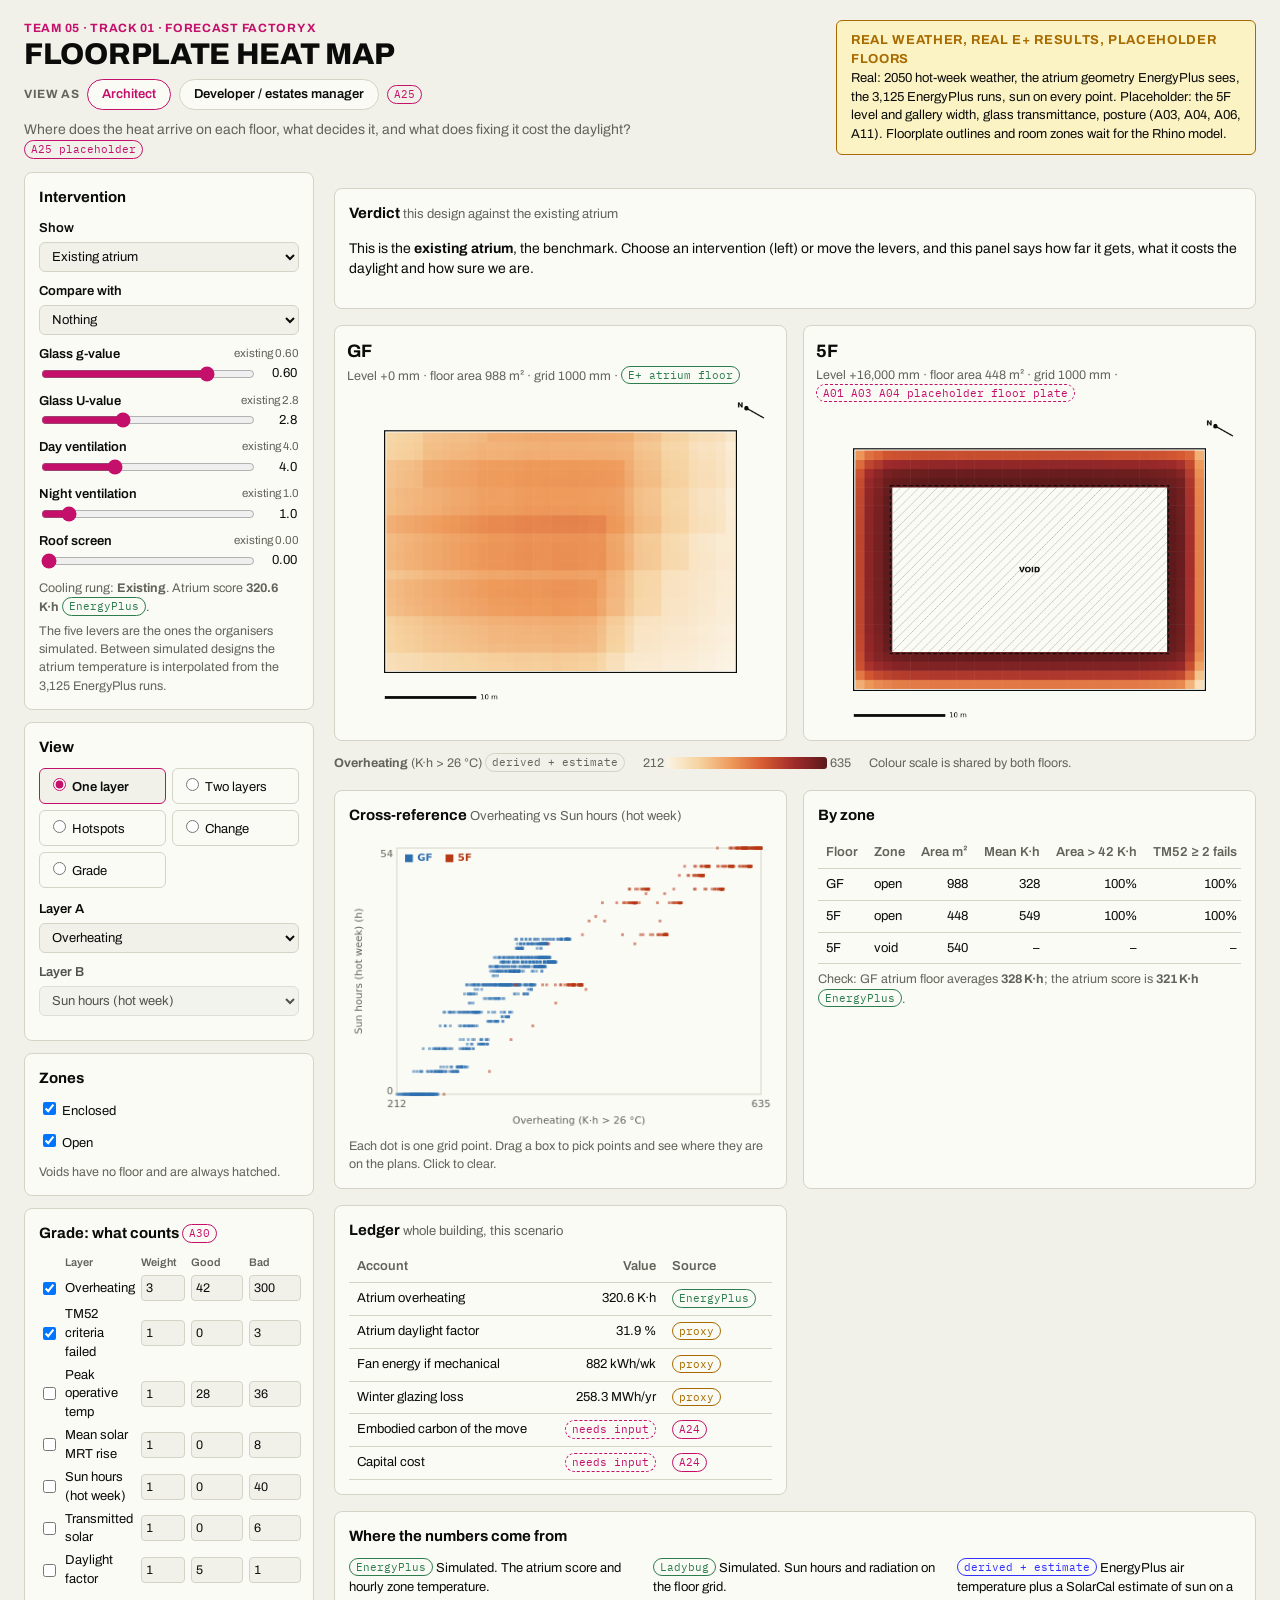
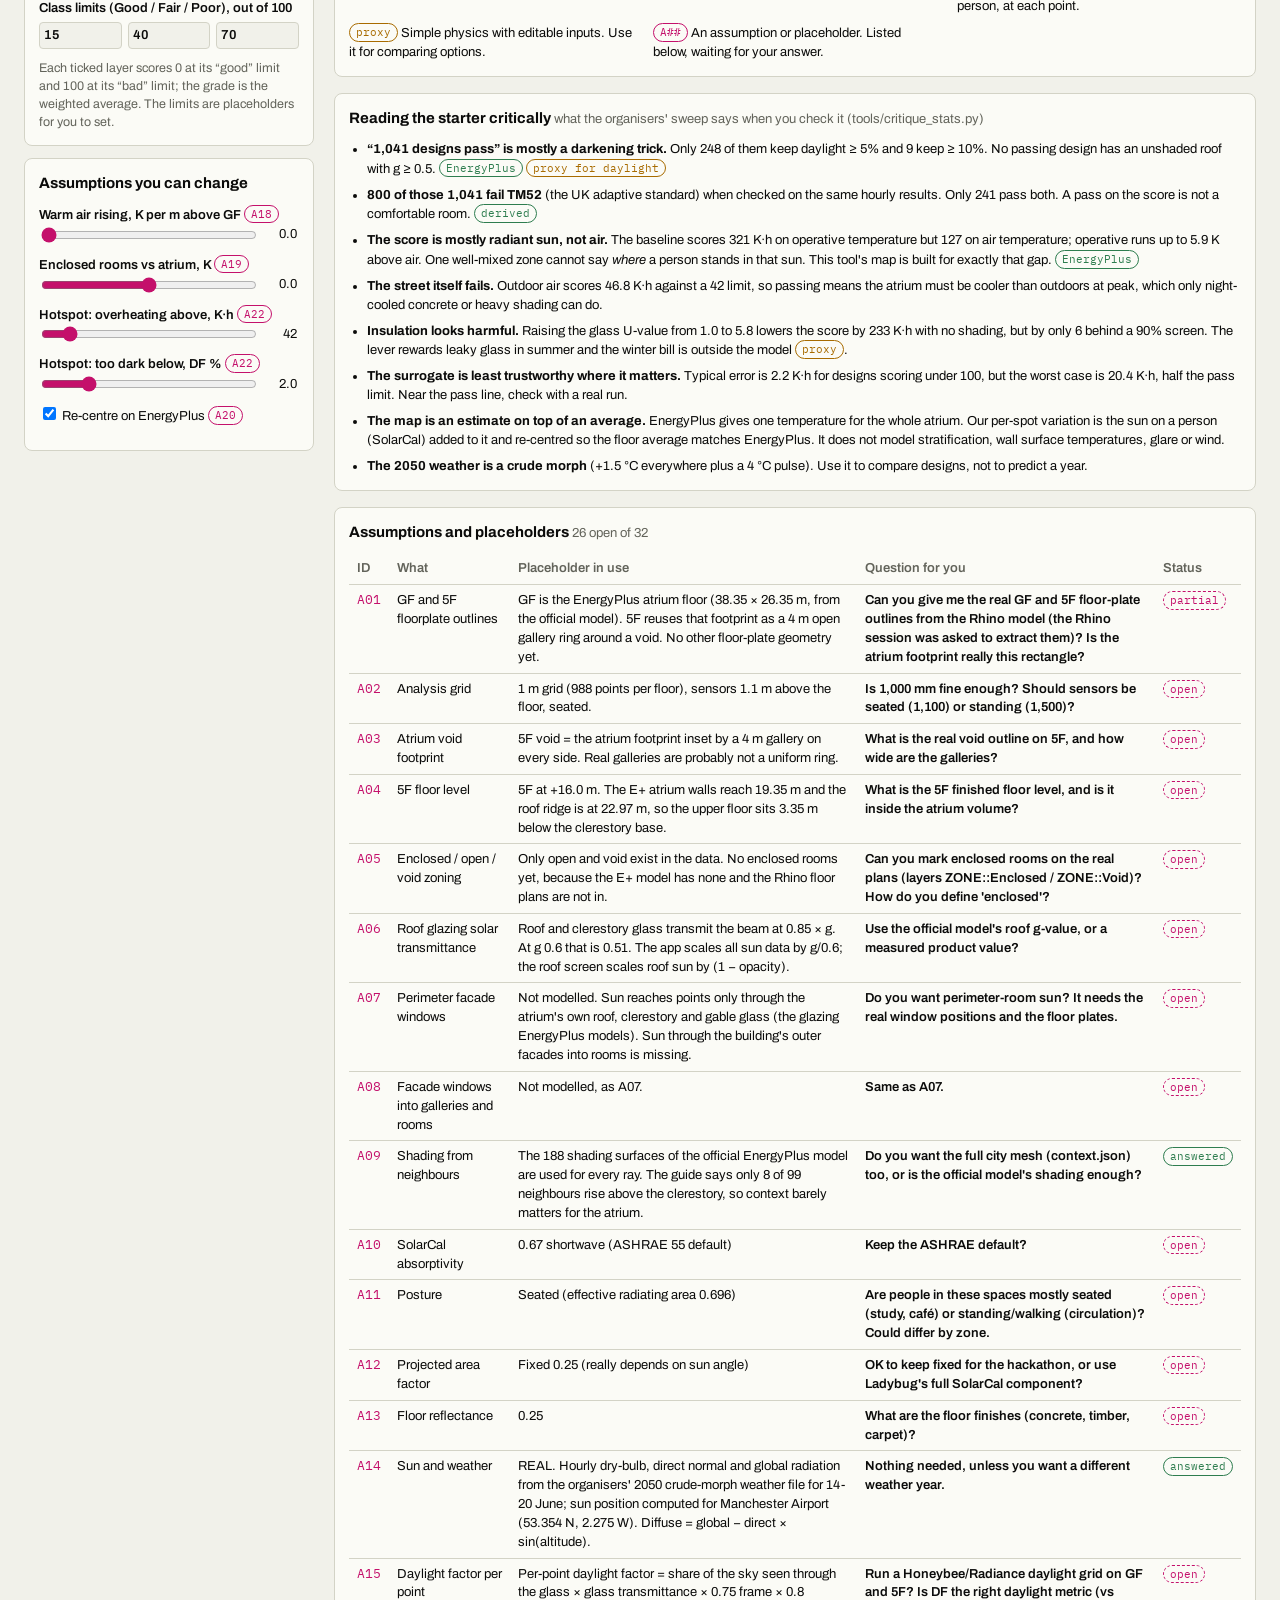
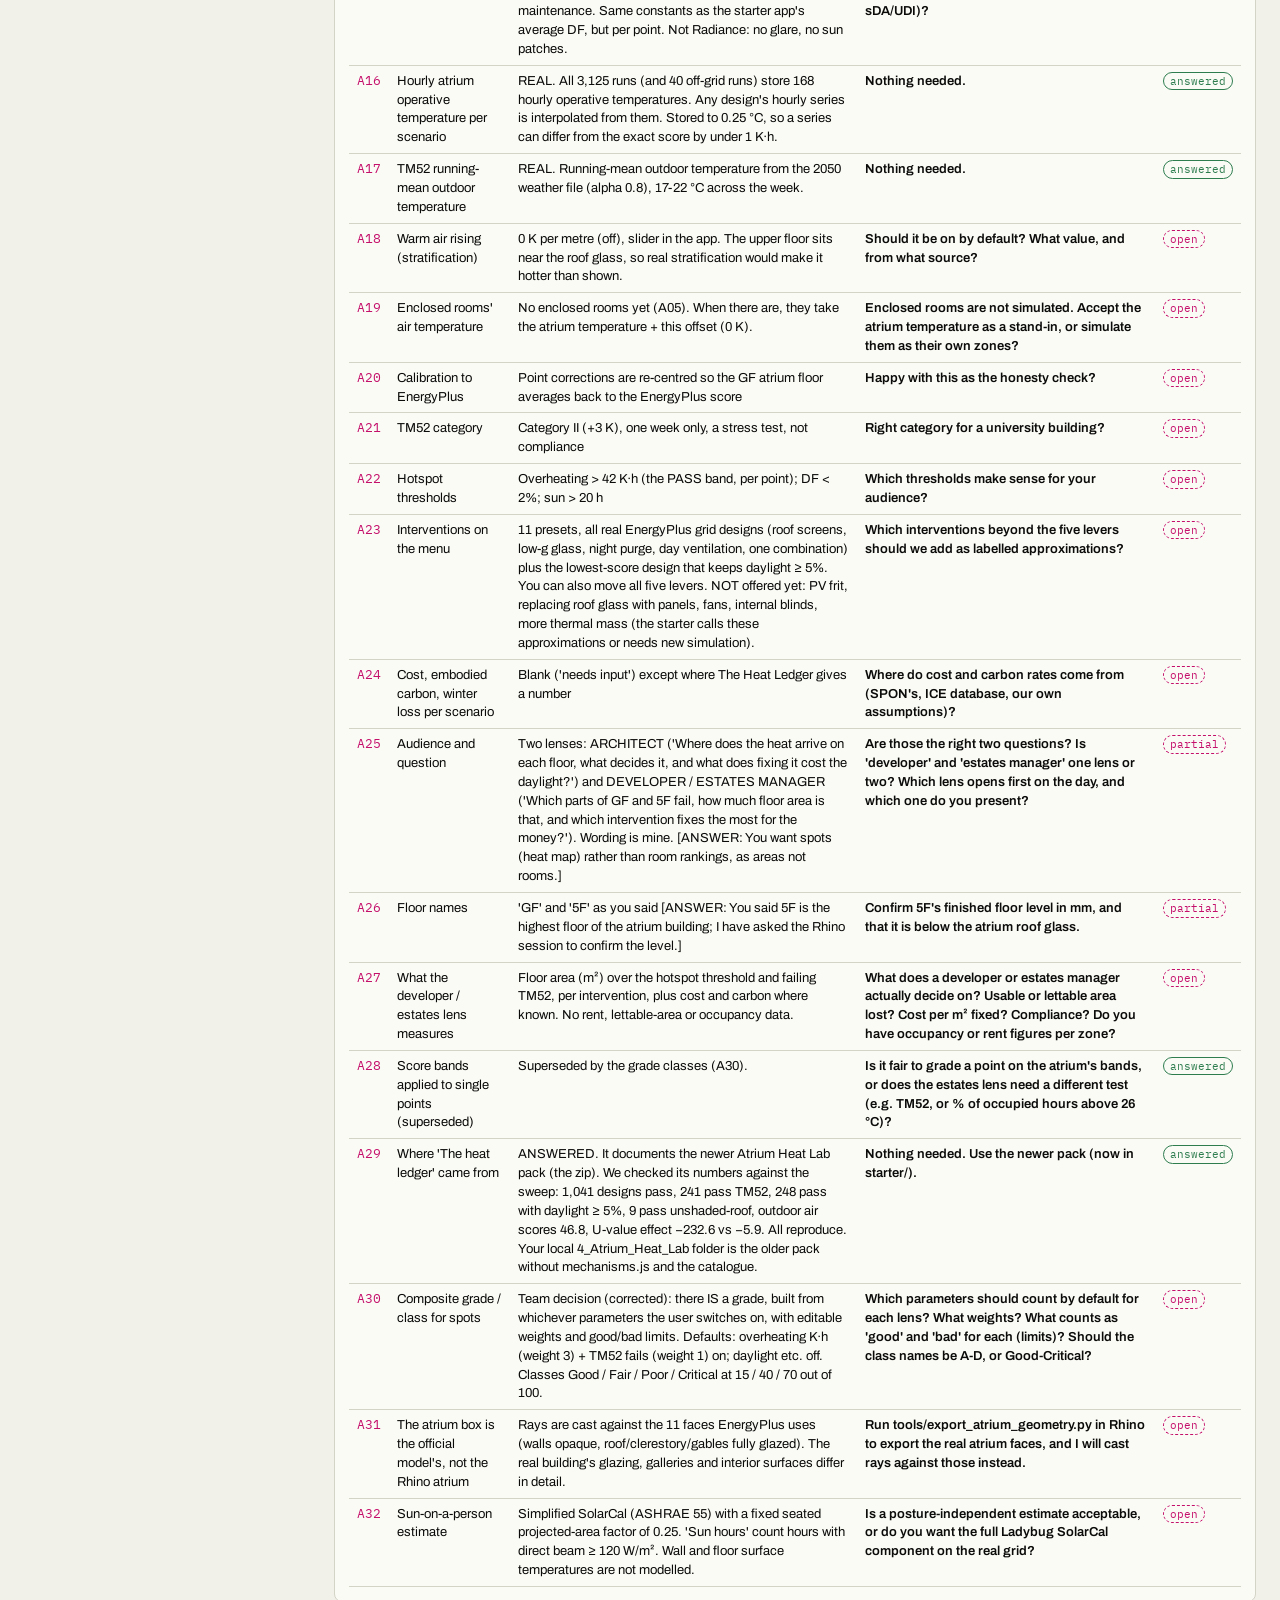
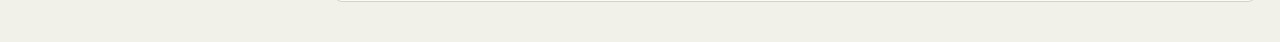
<file: app/index.html>
<!doctype html>
<html lang="en">
<head>
<meta charset="utf-8">
<meta name="viewport" content="width=device-width, initial-scale=1">
<title>Floorplate Heat Map</title>
<link rel="preconnect" href="https://fonts.googleapis.com">
<link rel="preconnect" href="https://fonts.gstatic.com" crossorigin>
<link rel="stylesheet" href="https://fonts.googleapis.com/css2?family=Archivo:wdth,wght@62..125,400..900&family=IBM+Plex+Mono:wght@400;500&display=swap">
<link rel="stylesheet" href="css/style.css">
<script>
  (function () {  // ?embed=1 hides the page title; ?theme=light pins the light theme (the site is light only)
    var q = new URLSearchParams(location.search);
    if (q.get("theme") === "light") document.documentElement.setAttribute("data-theme", "light");
    if (q.get("embed")) document.addEventListener("DOMContentLoaded", function () { document.body.classList.add("embed"); });
  })();
</script>
</head>
<body>
<header class="top">
  <div>
    <p class="eyebrow">Team 05 · Track 01 · Forecast Factory X</p>
    <h1>Floorplate Heat Map</h1>
    <div class="lens" role="radiogroup" aria-label="Who is looking">
      <span class="lens-label">View as</span>
      <label><input type="radio" name="lens" value="architect" checked> Architect</label>
      <label><input type="radio" name="lens" value="estates"> Developer / estates manager</label>
      <span class="tag a">A25</span>
    </div>
    <p class="question" id="question"></p>
  </div>
  <div class="demo-flag" id="demoFlag" hidden>
    <b>DEMO DATA</b>
    <span>Geometry, hourly temperatures and sun are placeholders. See the assumption list below before quoting any number.</span>
  </div>
</header>

<div class="layout">
  <aside class="controls" aria-label="Controls">
    <section>
      <h2>Intervention</h2>
      <label>Show <select id="scenario"></select></label>
      <label>Compare with <select id="compare"></select></label>
      <div id="levers" class="levers"></div>
      <p class="hint" id="scenarioInfo"></p>
      <p class="hint">The five levers are the ones the organisers simulated. Between simulated designs the atrium temperature is interpolated from the 3,125 EnergyPlus runs.</p>
    </section>

    <section>
      <h2>View</h2>
      <div class="seg" role="radiogroup" id="mode">
        <label><input type="radio" name="mode" value="single" checked> One layer</label>
        <label><input type="radio" name="mode" value="bivariate"> Two layers</label>
        <label><input type="radio" name="mode" value="hotspot"> Hotspots</label>
        <label><input type="radio" name="mode" value="delta"> Change</label>
        <label><input type="radio" name="mode" value="grade"> Grade</label>
      </div>
      <label>Layer A <select id="layerA"></select></label>
      <label id="layerBWrap">Layer B <select id="layerB"></select></label>
    </section>

    <section>
      <h2>Zones</h2>
      <label class="check"><input type="checkbox" id="zEnclosed" checked> Enclosed</label>
      <label class="check"><input type="checkbox" id="zOpen" checked> Open</label>
      <p class="hint">Voids have no floor and are always hatched.</p>
    </section>

    <section id="gradeBox">
      <h2>Grade: what counts <span class="tag a">A30</span></h2>
      <div id="gradeRows" class="grows"></div>
      <label>Class limits (Good / Fair / Poor), out of 100
        <span class="cuts"><input type="number" id="cut0" value="15" min="0" max="100"><input type="number" id="cut1" value="40" min="0" max="100"><input type="number" id="cut2" value="70" min="0" max="100"></span></label>
      <p class="hint">Each ticked layer scores 0 at its “good” limit and 100 at its “bad” limit; the grade is the weighted average. The limits are placeholders for you to set.</p>
    </section>

    <section>
      <h2>Assumptions you can change</h2>
      <label>Warm air rising, K per m above GF <span class="tag a">A18</span>
        <input type="range" id="strat" min="0" max="1.5" step="0.1" value="0"><output id="stratOut">0.0</output></label>
      <label>Enclosed rooms vs atrium, K <span class="tag a">A19</span>
        <input type="range" id="encOff" min="-3" max="3" step="0.5" value="0"><output id="encOut">0.0</output></label>
      <label>Hotspot: overheating above, K·h <span class="tag a">A22</span>
        <input type="range" id="hotKh" min="0" max="400" step="2" value="42"><output id="hotOut">42</output></label>
      <label>Hotspot: too dark below, DF % <span class="tag a">A22</span>
        <input type="range" id="darkDf" min="0" max="10" step="0.5" value="2"><output id="darkOut">2.0</output></label>
      <label class="check"><input type="checkbox" id="calibrate" checked> Re-centre on EnergyPlus <span class="tag a">A20</span></label>
    </section>
  </aside>

  <main>
    <section class="card wide verdict" id="verdictCard">
      <h2>Verdict <span class="sub">this design against the existing atrium</span></h2>
      <div id="verdict"></div>
    </section>

    <div class="plans" id="plans"></div>
    <div class="legend" id="legend"></div>

    <div class="cards">
      <section class="card" id="scatterCard">
        <h2>Cross-reference <span class="sub" id="scatterTitle"></span></h2>
        <canvas id="scatter" width="460" height="320" aria-label="Scatter plot of layer A against layer B; drag to select points"></canvas>
        <p class="hint">Each dot is one grid point. Drag a box to pick points and see where they are on the plans. Click to clear.</p>
      </section>
      <section class="card">
        <h2>By zone</h2>
        <div class="scroll"><table id="zoneTable"></table></div>
        <p class="hint" id="calNote"></p>
      </section>
      <section class="card">
        <h2>Ledger <span class="sub">whole building, this scenario</span></h2>
        <table id="ledger"></table>
      </section>
    </div>

    <section class="card wide" id="rankCard" hidden>
      <h2>Which intervention fixes the most floor? <span class="sub" id="rankSub"></span></h2>
      <div class="scroll"><table id="rankTable"></table></div>
      <p class="hint">Each grid point gets the grade you set on the left (which layers count, their weights and limits), and its area is added up per class over the zones ticked on the left. Click a row to show it on the plans. Cost and carbon stay “needs input” until the rates are sourced (A24).</p>
    </section>

    <section class="card wide" id="sourcesCard">
      <h2>Where the numbers come from</h2>
      <div class="sources">
        <div><span class="tag sim">EnergyPlus</span> Simulated. The atrium score and hourly zone temperature.</div>
        <div><span class="tag sim">Ladybug</span> Simulated. Sun hours and radiation on the floor grid.</div>
        <div><span class="tag est">derived + estimate</span> EnergyPlus air temperature plus a SolarCal estimate of sun on a person, at each point.</div>
        <div><span class="tag prx">proxy</span> Simple physics with editable inputs. Use it for comparing options.</div>
        <div><span class="tag a">A##</span> An assumption or placeholder. Listed below, waiting for your answer.</div>
      </div>
    </section>

    <section class="card wide" id="critiqueCard">
      <h2>Reading the starter critically <span class="sub">what the organisers' sweep says when you check it (tools/critique_stats.py)</span></h2>
      <ul class="crit">
        <li><b>“1,041 designs pass” is mostly a darkening trick.</b> Only 248 of them keep daylight ≥ 5% and 9 keep ≥ 10%. No passing design has an unshaded roof with g ≥ 0.5. <span class="tag sim">EnergyPlus</span> <span class="tag prx">proxy for daylight</span></li>
        <li><b>800 of those 1,041 fail TM52</b> (the UK adaptive standard) when checked on the same hourly results. Only 241 pass both. A pass on the score is not a comfortable room. <span class="tag sim">derived</span></li>
        <li><b>The score is mostly radiant sun, not air.</b> The baseline scores 321 K·h on operative temperature but 127 on air temperature; operative runs up to 5.9 K above air. One well-mixed zone cannot say <i>where</i> a person stands in that sun. This tool's map is built for exactly that gap. <span class="tag sim">EnergyPlus</span></li>
        <li><b>The street itself fails.</b> Outdoor air scores 46.8 K·h against a 42 limit, so passing means the atrium must be cooler than outdoors at peak, which only night-cooled concrete or heavy shading can do.</li>
        <li><b>Insulation looks harmful.</b> Raising the glass U-value from 1.0 to 5.8 lowers the score by 233 K·h with no shading, but by only 6 behind a 90% screen. The lever rewards leaky glass in summer and the winter bill is outside the model <span class="tag prx">proxy</span>.</li>
        <li><b>The surrogate is least trustworthy where it matters.</b> Typical error is 2.2 K·h for designs scoring under 100, but the worst case is 20.4 K·h, half the pass limit. Near the pass line, check with a real run.</li>
        <li><b>The map is an estimate on top of an average.</b> EnergyPlus gives one temperature for the whole atrium. Our per-spot variation is the sun on a person (SolarCal) added to it and re-centred so the floor average matches EnergyPlus. It does not model stratification, wall surface temperatures, glare or wind.</li>
        <li><b>The 2050 weather is a crude morph</b> (+1.5 °C everywhere plus a 4 °C pulse). Use it to compare designs, not to predict a year.</li>
      </ul>
    </section>

    <section class="card wide" id="assumptions">
      <h2>Assumptions and placeholders <span class="sub" id="assumpCount"></span></h2>
      <div class="scroll"><table id="assumpTable"></table></div>
    </section>
  </main>
</div>

<div class="tip" id="tip" hidden></div>

<script src="../js/sweep.js"></script>
<script src="data/bundle.js"></script>
<script src="js/model.js"></script>
<script src="js/scenario.js"></script>
<script src="js/app.js"></script>
</body>
</html>
</file>
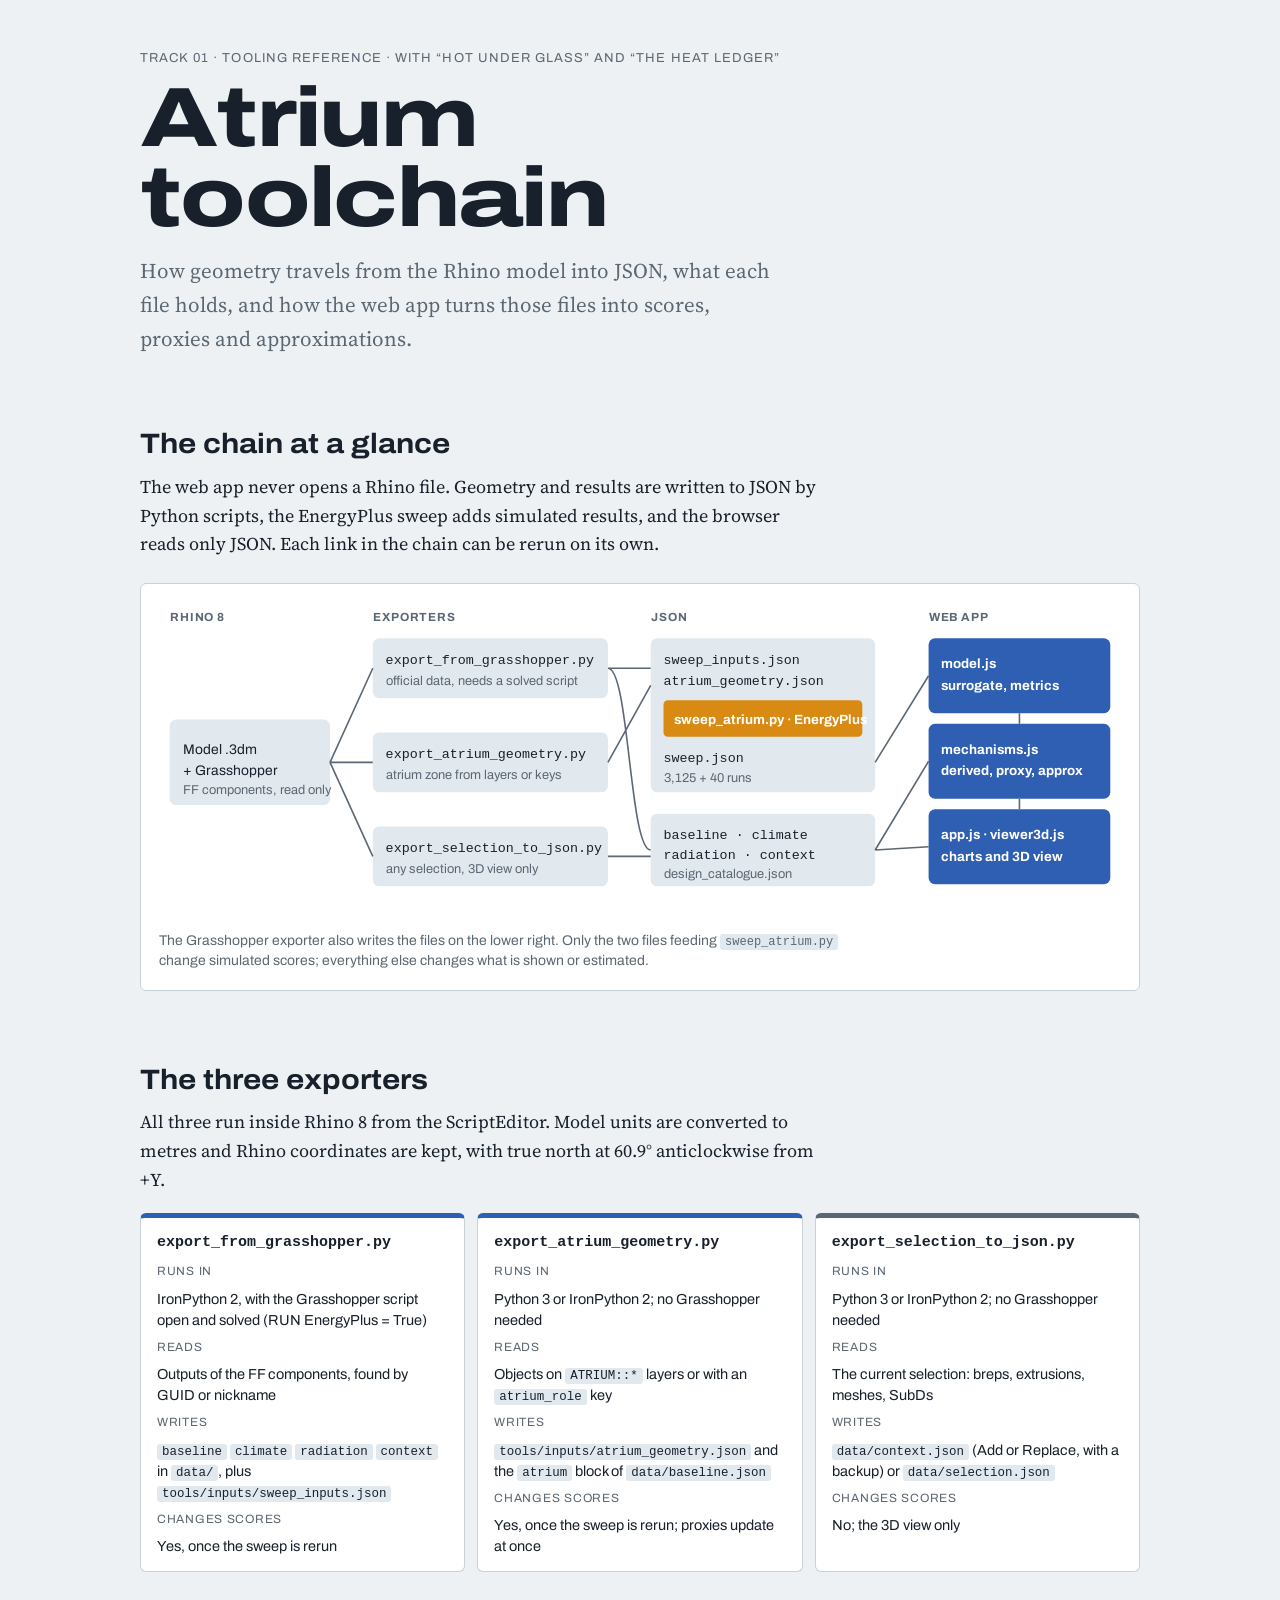
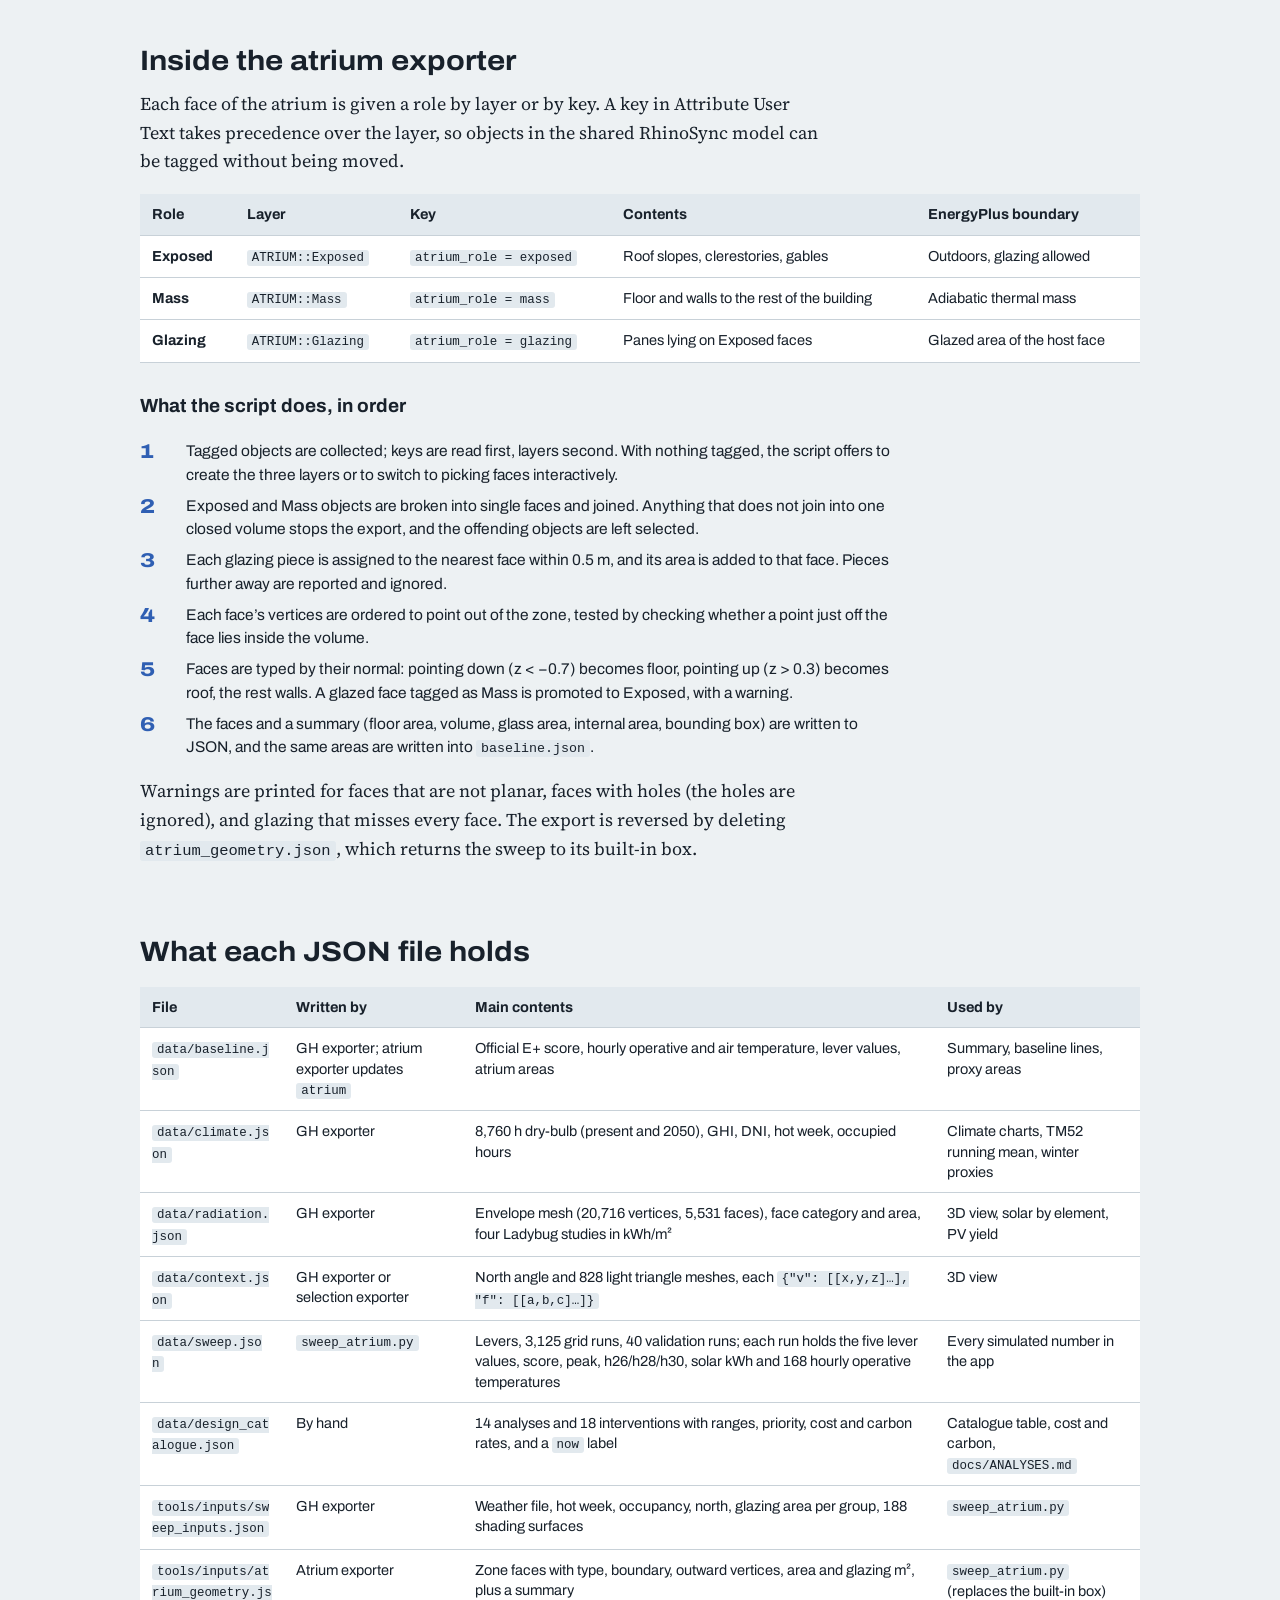
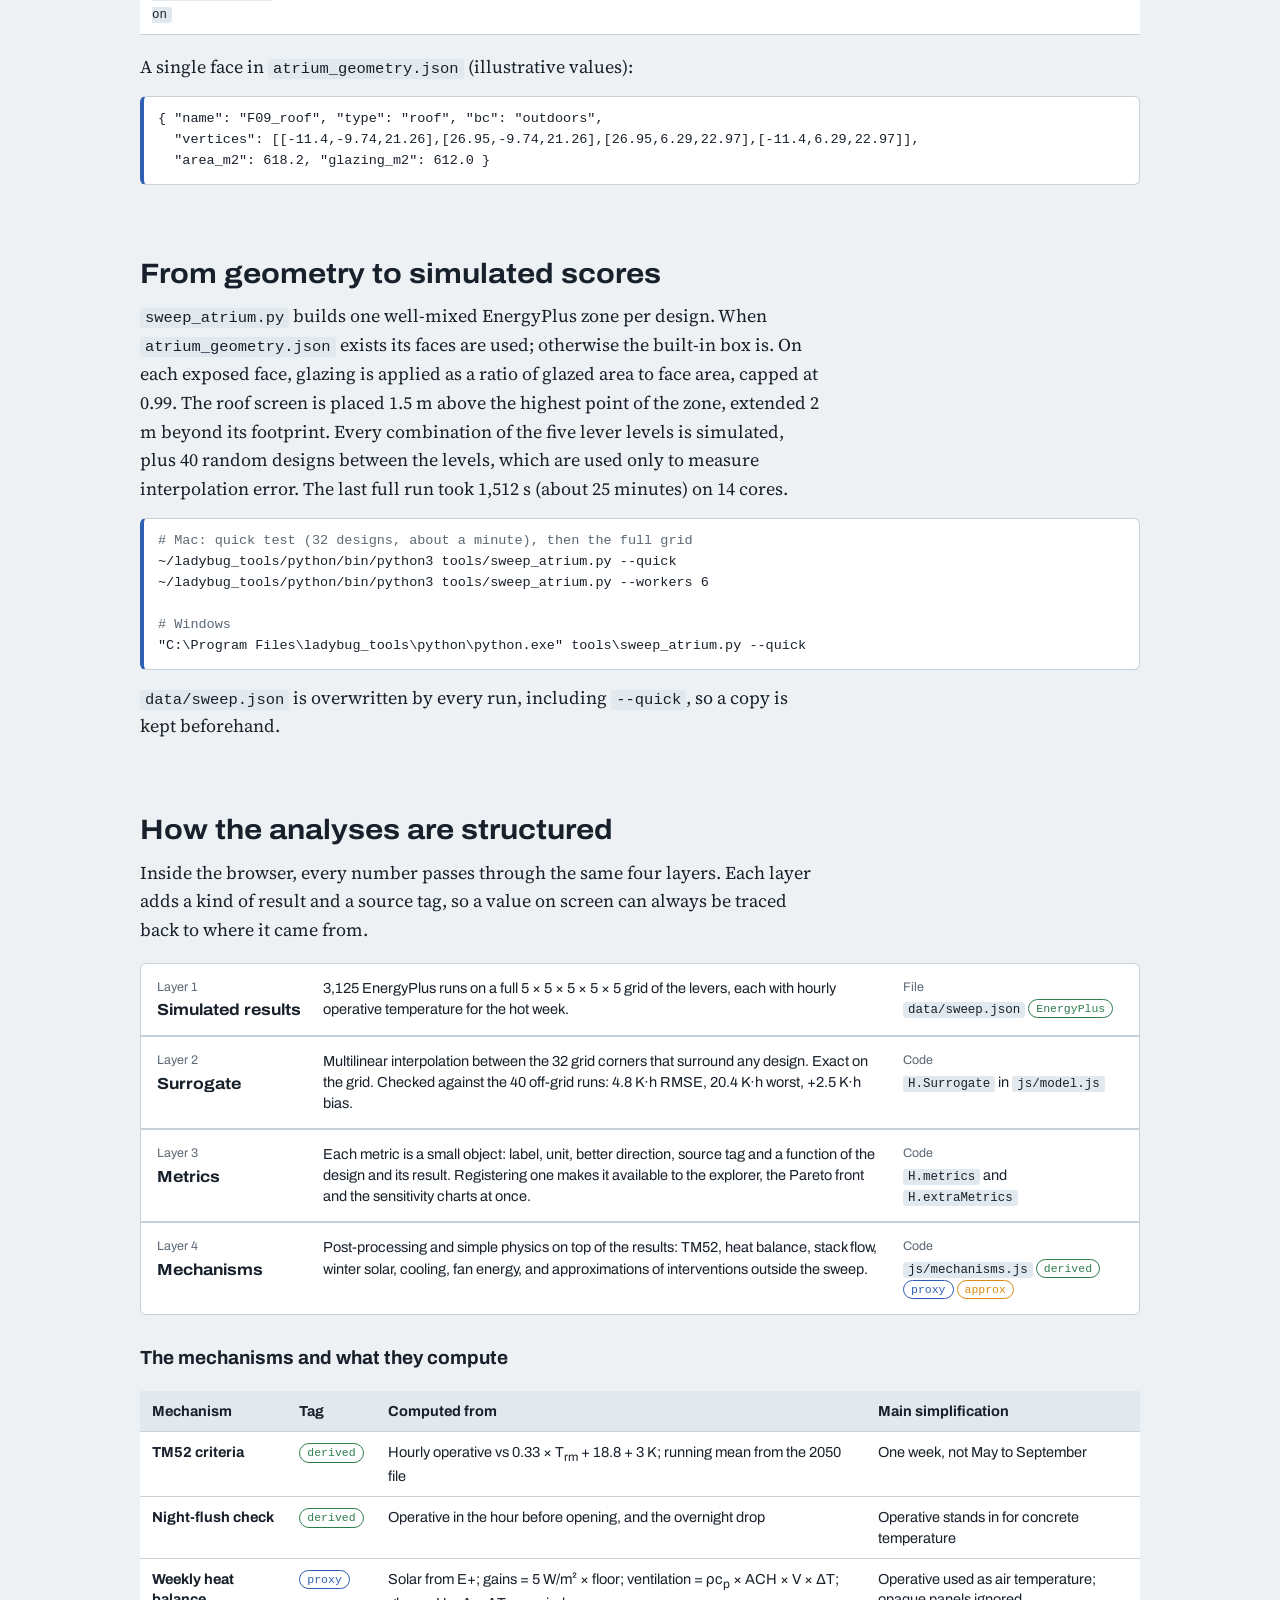
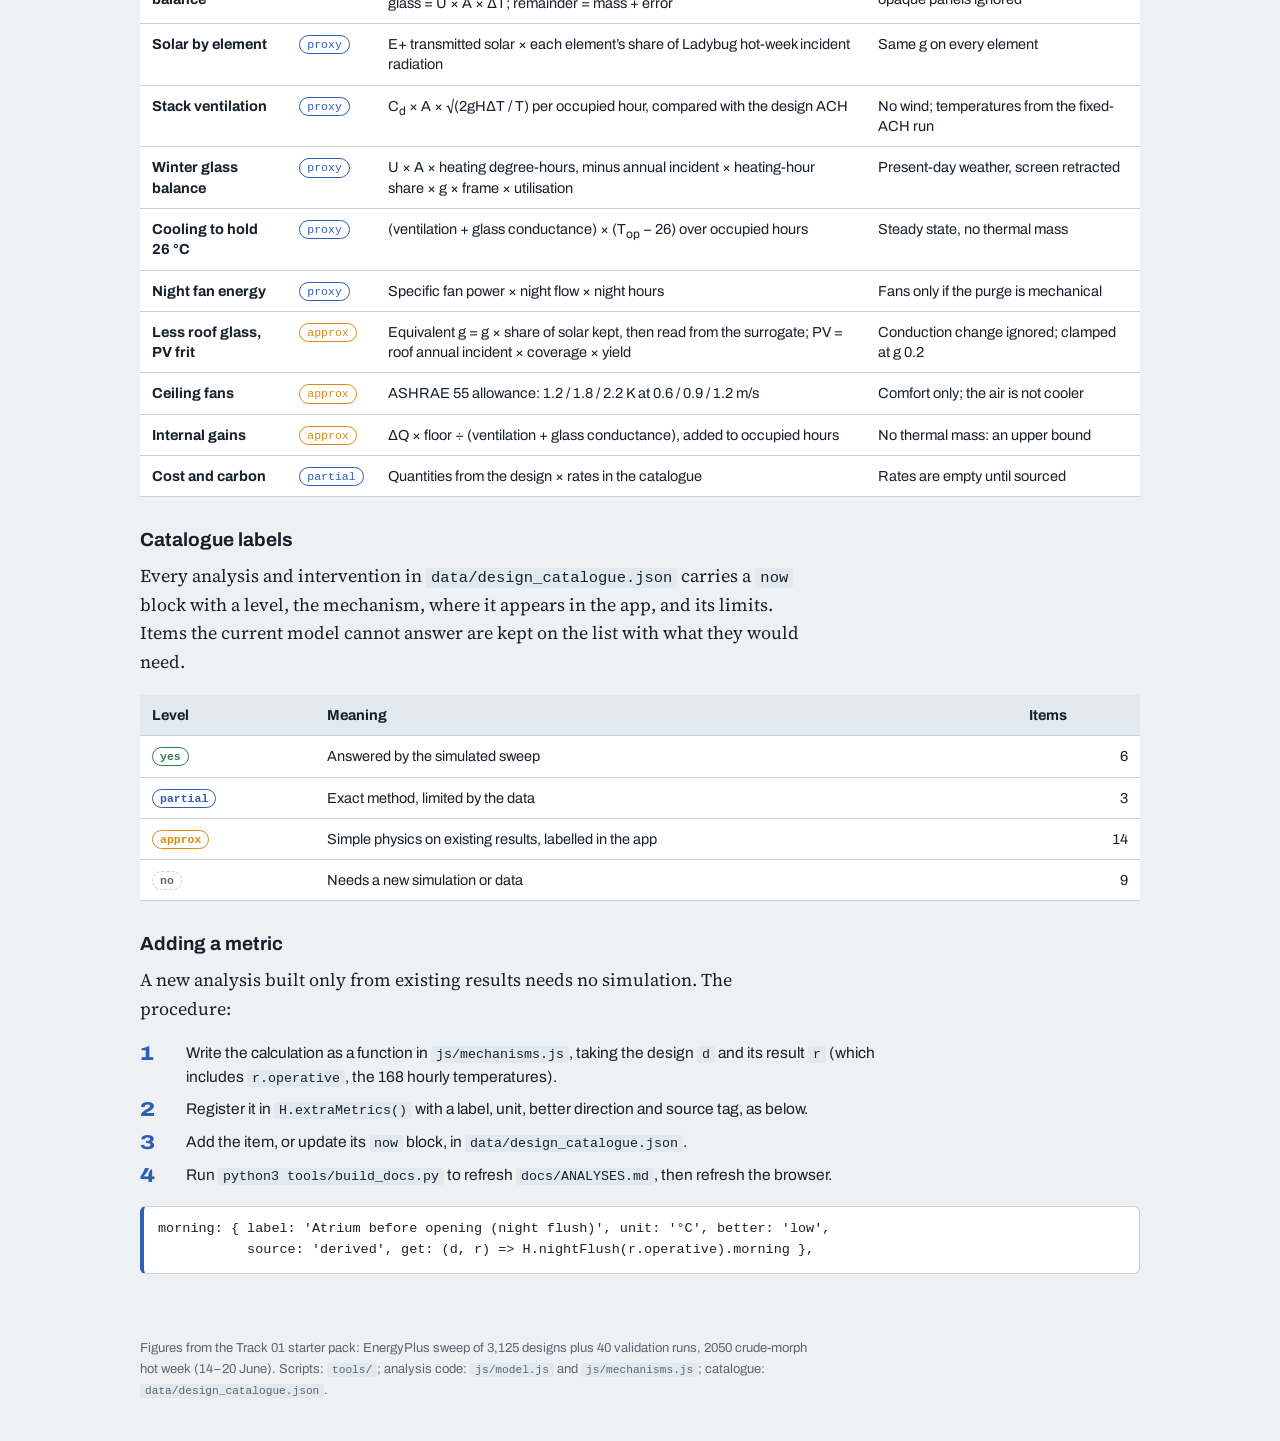
<file: starter/atrium-heat-lab-manchester/docs/share/atrium-toolchain.html>
<!DOCTYPE html>
<html lang="en">
<head>
<meta charset="utf-8">
<meta name="viewport" content="width=device-width, initial-scale=1, viewport-fit=cover">
<title>Atrium toolchain</title>
<meta name="claude:viewport-fit-sides" content="cover">
<link rel="preconnect" href="https://fonts.googleapis.com">
<link rel="preconnect" href="https://fonts.gstatic.com" crossorigin>
<link href="https://fonts.googleapis.com/css2?family=Archivo:wdth,wght@62..125,400;62..125,500;62..125,700;62..125,800&family=Source+Serif+4:opsz,wght@8..60,400;8..60,600&display=swap" rel="stylesheet">
<style>
/* Third volume of the Track 01 series: same tokens as "Hot under glass" and "The heat ledger".
   Reference layout: a reading column for prose, full-width tables and diagrams, file names set as mono chips. */
:root{
  --bg:#EDF1F3; --surface:#FFFFFF; --ink:#18212B; --muted:#5B6773; --line:#C8D1D8;
  --cold:#2F5FB3; --warm:#D98A12; --hot:#C2303B; --tint:#E2E9EE; --ok:#2E7D4F;
  --serif:"Source Serif 4",Georgia,"Times New Roman",serif;
  --sans:"Archivo",system-ui,-apple-system,"Segoe UI",sans-serif;
  --mono:ui-monospace,Menlo,Consolas,monospace;
}
@media (prefers-color-scheme: dark){
  :root:not([data-theme="light"]){
    --bg:#10151B; --surface:#18202A; --ink:#E4EAF0; --muted:#97A4B0; --line:#2C3743;
    --cold:#7FA3EC; --warm:#F0B24A; --hot:#F2666F; --tint:#1D2630; --ok:#5CC58A;
    color-scheme: dark;
  }
}
:root[data-theme="dark"]{
  --bg:#10151B; --surface:#18202A; --ink:#E4EAF0; --muted:#97A4B0; --line:#2C3743;
  --cold:#7FA3EC; --warm:#F0B24A; --hot:#F2666F; --tint:#1D2630; --ok:#5CC58A;
  color-scheme: dark;
}
*,*::before,*::after{box-sizing:border-box}
body{margin:0;background:var(--bg);color:var(--ink);font-family:var(--serif);font-size:18px;line-height:1.6;
  padding-left:max(16px, env(safe-area-inset-left, 0px));padding-right:max(16px, env(safe-area-inset-right, 0px))}
h1,h2,h3{font-family:var(--sans);text-wrap:balance}
main{max-width:1000px;margin:0 auto;padding-block:0 80px}
.col{max-width:680px}
.kicker{font-family:var(--sans);font-size:13px;letter-spacing:.08em;text-transform:uppercase;color:var(--muted);margin:48px 0 0}
h1{font-stretch:125%;font-weight:800;font-size:clamp(40px,8vw,84px);line-height:.95;letter-spacing:-.02em;margin:10px 0 16px}
h2{font-stretch:110%;font-weight:700;font-size:28px;line-height:1.2;margin:72px 0 12px}
h3{font-weight:700;font-size:19px;margin:28px 0 6px}
p{margin:0 0 14px}
.lede{font-size:21px;color:var(--muted);max-width:640px}
figure{margin:24px 0 8px}
figcaption{font-family:var(--sans);font-size:14px;color:var(--muted);max-width:680px;margin-top:8px;line-height:1.45}
svg{display:block;width:100%;height:auto;max-width:100%}
.panel{background:var(--surface);border:1px solid var(--line);border-radius:6px;padding:18px}
svg .tick{fill:var(--muted);font:12px var(--sans)}
svg .lab{fill:var(--ink);font:13px var(--sans)}
svg .file{fill:var(--ink);font:12.5px var(--mono)}
svg .head{fill:var(--muted);font:700 11px var(--sans);letter-spacing:.08em}
svg .inv{fill:var(--surface);font:700 12.5px var(--sans)}
svg .tintf{fill:var(--tint)} svg .coldf{fill:var(--cold)} svg .warmf{fill:var(--warm)} svg .okf{fill:var(--ok)}
svg .wire{stroke:var(--muted);stroke-width:1.5;fill:none}
.scroll{overflow-x:auto;-webkit-overflow-scrolling:touch;margin:18px 0}
table{border-collapse:collapse;font-family:var(--sans);font-size:14.5px;line-height:1.4;min-width:680px;background:var(--surface);width:100%}
table.narrow{min-width:520px}
th,td{text-align:left;vertical-align:top;padding:10px 12px;border-bottom:1px solid var(--line)}
th{font-weight:700;background:var(--tint)}
td:first-child{font-weight:700}
td.n{text-align:right;font-variant-numeric:tabular-nums;white-space:nowrap}
code,.f{font-family:var(--mono);font-size:.86em;background:var(--tint);padding:1px 5px;border-radius:3px;word-break:break-word;font-weight:400}
pre{font-family:var(--mono);font-size:13.5px;line-height:1.55;background:var(--surface);border:1px solid var(--line);border-left:4px solid var(--cold);border-radius:6px;padding:12px 14px;overflow-x:auto;margin:14px 0}
pre code{background:none;padding:0;font-size:inherit;word-break:normal}
pre .c{color:var(--muted)}
.tag{display:inline-block;font-family:var(--mono);font-size:11.5px;line-height:1.5;padding:0 7px;border-radius:999px;border:1px solid var(--line);color:var(--muted);white-space:nowrap;vertical-align:1px}
.tag.sim{border-color:var(--ok);color:var(--ok)} .tag.est{border-color:var(--cold);color:var(--cold)}
.tag.prx{border-color:var(--warm);color:var(--warm)} .tag.no{border-style:dashed}
/* exporter cards: three tools side by side, same fields in the same order */
.tools{display:grid;grid-template-columns:repeat(auto-fit,minmax(270px,1fr));gap:12px;margin:18px 0}
.tool{background:var(--surface);border:1px solid var(--line);border-top:5px solid var(--cold);border-radius:6px;padding:14px 16px;font-family:var(--sans);font-size:14.5px;line-height:1.45;display:grid;gap:10px;align-content:start}
.tool.view{border-top-color:var(--muted)}
.tool h3{margin:0;font-family:var(--mono);font-size:15px;font-weight:600;word-break:break-word}
.tool dl{margin:0;display:grid;gap:8px}
.tool dt{font-size:12px;letter-spacing:.06em;text-transform:uppercase;color:var(--muted)}
.tool dd{margin:0}
/* real procedures are numbered; nothing else is */
ol.steps{counter-reset:s;list-style:none;padding:0;margin:18px 0;display:grid;gap:8px;max-width:760px}
ol.steps li{counter-increment:s;display:grid;grid-template-columns:36px 1fr;gap:10px;font-family:var(--sans);font-size:15.5px;line-height:1.5}
ol.steps li::before{content:counter(s);font-stretch:120%;font-weight:800;font-size:20px;line-height:1.25;color:var(--cold)}
.layers{display:grid;gap:2px;background:var(--line);border:1px solid var(--line);border-radius:6px;overflow:hidden;margin:18px 0}
.layer{display:grid;grid-template-columns:150px 1fr 220px;gap:16px;background:var(--surface);padding:14px 16px;font-family:var(--sans);font-size:14.5px;line-height:1.45}
.layer b{font-stretch:110%;font-size:16px}
.layer small{display:block;color:var(--muted);font-size:12.5px;margin-bottom:2px}
@media (max-width:720px){.layer{grid-template-columns:1fr}}
footer{margin-top:64px;color:var(--muted);font-family:var(--sans);font-size:13px;max-width:680px}
@media (prefers-reduced-motion: reduce){*{scroll-behavior:auto}}
@page{size:A4;margin:14mm 13mm}
@media print{
  :root:not(#print){--bg:#FFFFFF;--surface:#F3F6F8;--ink:#18212B;--muted:#4F5B66;--line:#C8D1D8;--cold:#2F5FB3;--warm:#C97F0E;--hot:#C2303B;--tint:#E4EAEF;--ok:#2E7D4F;color-scheme:light}
  *{-webkit-print-color-adjust:exact;print-color-adjust:exact}
  body{font-size:10.5pt;background:#fff}
  h1{font-size:44pt} h2{font-size:17pt;margin:22pt 0 8pt}
  h1,h2,h3{break-after:avoid}
  figure,.panel,.tool,.layer,tr,pre,ol.steps li{break-inside:avoid}
  .scroll{overflow:visible} table{min-width:0;font-size:8.5pt}
}
</style>
</head>
<body>
<main>

<p class="kicker">Track 01 · tooling reference · with “Hot under glass” and “The heat ledger”</p>
<h1>Atrium<br>toolchain</h1>
<p class="lede">How geometry travels from the Rhino model into JSON, what each file holds, and how the web app turns those files into scores, proxies and approximations.</p>

<div class="col">
<h2>The chain at a glance</h2>
<p>The web app never opens a Rhino file. Geometry and results are written to JSON by Python scripts, the EnergyPlus sweep adds simulated results, and the browser reads only JSON. Each link in the chain can be rerun on its own.</p>
</div>

<figure class="panel">
<div class="scroll" style="margin:0">
<svg viewBox="0 0 900 300" role="img" aria-label="Toolchain: Rhino model and Grasshopper script, three export scripts, JSON files, EnergyPlus sweep, and the three layers of the web app" style="min-width:680px">
  <text x="10" y="18" class="head">RHINO 8</text><text x="200" y="18" class="head">EXPORTERS</text><text x="460" y="18" class="head">JSON</text><text x="720" y="18" class="head">WEB APP</text>
  <rect x="10" y="110" width="150" height="80" rx="6" class="tintf"/>
  <text x="22" y="142" class="lab">Model .3dm</text><text x="22" y="162" class="lab">+ Grasshopper</text><text x="22" y="180" class="tick">FF components, read only</text>
  <rect x="200" y="34" width="220" height="56" rx="6" class="tintf"/><text x="212" y="58" class="file">export_from_grasshopper.py</text><text x="212" y="78" class="tick">official data, needs a solved script</text>
  <rect x="200" y="122" width="220" height="56" rx="6" class="tintf"/><text x="212" y="146" class="file">export_atrium_geometry.py</text><text x="212" y="166" class="tick">atrium zone from layers or keys</text>
  <rect x="200" y="210" width="220" height="56" rx="6" class="tintf"/><text x="212" y="234" class="file">export_selection_to_json.py</text><text x="212" y="254" class="tick">any selection, 3D view only</text>
  <rect x="460" y="34" width="210" height="144" rx="6" class="tintf"/>
  <text x="472" y="58" class="file">sweep_inputs.json</text><text x="472" y="78" class="file">atrium_geometry.json</text>
  <rect x="472" y="92" width="186" height="34" rx="4" class="warmf"/><text x="482" y="114" class="inv">sweep_atrium.py · EnergyPlus</text>
  <text x="472" y="150" class="file">sweep.json</text><text x="472" y="168" class="tick">3,125 + 40 runs</text>
  <rect x="460" y="198" width="210" height="68" rx="6" class="tintf"/>
  <text x="472" y="222" class="file">baseline · climate</text><text x="472" y="240" class="file">radiation · context</text><text x="472" y="258" class="tick">design_catalogue.json</text>
  <rect x="720" y="34" width="170" height="70" rx="6" class="coldf"/><text x="732" y="62" class="inv">model.js</text><text x="732" y="82" class="inv">surrogate, metrics</text>
  <rect x="720" y="114" width="170" height="70" rx="6" class="coldf"/><text x="732" y="142" class="inv">mechanisms.js</text><text x="732" y="162" class="inv">derived, proxy, approx</text>
  <rect x="720" y="194" width="170" height="70" rx="6" class="coldf"/><text x="732" y="222" class="inv">app.js · viewer3d.js</text><text x="732" y="242" class="inv">charts and 3D view</text>
  <path class="wire" d="M160,150 L200,62 M160,150 L200,150 M160,150 L200,238 M420,62 L460,62 M420,150 L460,78 M420,62 C440,62 440,232 460,232 M420,238 L460,238 M670,150 L720,69 M670,232 L720,149 M670,232 L720,229 M805,104 L805,114 M805,184 L805,194"/>
</svg>
</div>
<figcaption>The Grasshopper exporter also writes the files on the lower right. Only the two files feeding <span class="f">sweep_atrium.py</span> change simulated scores; everything else changes what is shown or estimated.</figcaption>
</figure>

<div class="col">
<h2>The three exporters</h2>
<p>All three run inside Rhino 8 from the ScriptEditor. Model units are converted to metres and Rhino coordinates are kept, with true north at 60.9° anticlockwise from +Y.</p>
</div>
<div class="tools">
  <div class="tool">
    <h3>export_from_grasshopper.py</h3>
    <dl>
      <dt>Runs in</dt><dd>IronPython 2, with the Grasshopper script open and solved (RUN EnergyPlus = True)</dd>
      <dt>Reads</dt><dd>Outputs of the FF components, found by GUID or nickname</dd>
      <dt>Writes</dt><dd><span class="f">baseline</span> <span class="f">climate</span> <span class="f">radiation</span> <span class="f">context</span> in <span class="f">data/</span>, plus <span class="f">tools/inputs/sweep_inputs.json</span></dd>
      <dt>Changes scores</dt><dd>Yes, once the sweep is rerun</dd>
    </dl>
  </div>
  <div class="tool">
    <h3>export_atrium_geometry.py</h3>
    <dl>
      <dt>Runs in</dt><dd>Python 3 or IronPython 2; no Grasshopper needed</dd>
      <dt>Reads</dt><dd>Objects on <span class="f">ATRIUM::*</span> layers or with an <span class="f">atrium_role</span> key</dd>
      <dt>Writes</dt><dd><span class="f">tools/inputs/atrium_geometry.json</span> and the <span class="f">atrium</span> block of <span class="f">data/baseline.json</span></dd>
      <dt>Changes scores</dt><dd>Yes, once the sweep is rerun; proxies update at once</dd>
    </dl>
  </div>
  <div class="tool view">
    <h3>export_selection_to_json.py</h3>
    <dl>
      <dt>Runs in</dt><dd>Python 3 or IronPython 2; no Grasshopper needed</dd>
      <dt>Reads</dt><dd>The current selection: breps, extrusions, meshes, SubDs</dd>
      <dt>Writes</dt><dd><span class="f">data/context.json</span> (Add or Replace, with a backup) or <span class="f">data/selection.json</span></dd>
      <dt>Changes scores</dt><dd>No; the 3D view only</dd>
    </dl>
  </div>
</div>

<div class="col">
<h2>Inside the atrium exporter</h2>
<p>Each face of the atrium is given a role by layer or by key. A key in Attribute User Text takes precedence over the layer, so objects in the shared RhinoSync model can be tagged without being moved.</p>
</div>
<div class="scroll">
<table class="narrow">
<thead><tr><th>Role</th><th>Layer</th><th>Key</th><th>Contents</th><th>EnergyPlus boundary</th></tr></thead>
<tbody>
<tr><td>Exposed</td><td><code>ATRIUM::Exposed</code></td><td><code>atrium_role = exposed</code></td><td>Roof slopes, clerestories, gables</td><td>Outdoors, glazing allowed</td></tr>
<tr><td>Mass</td><td><code>ATRIUM::Mass</code></td><td><code>atrium_role = mass</code></td><td>Floor and walls to the rest of the building</td><td>Adiabatic thermal mass</td></tr>
<tr><td>Glazing</td><td><code>ATRIUM::Glazing</code></td><td><code>atrium_role = glazing</code></td><td>Panes lying on Exposed faces</td><td>Glazed area of the host face</td></tr>
</tbody>
</table>
</div>
<div class="col"><h3>What the script does, in order</h3></div>
<ol class="steps">
  <li><span>Tagged objects are collected; keys are read first, layers second. With nothing tagged, the script offers to create the three layers or to switch to picking faces interactively.</span></li>
  <li><span>Exposed and Mass objects are broken into single faces and joined. Anything that does not join into one closed volume stops the export, and the offending objects are left selected.</span></li>
  <li><span>Each glazing piece is assigned to the nearest face within 0.5 m, and its area is added to that face. Pieces further away are reported and ignored.</span></li>
  <li><span>Each face’s vertices are ordered to point out of the zone, tested by checking whether a point just off the face lies inside the volume.</span></li>
  <li><span>Faces are typed by their normal: pointing down (z &lt; −0.7) becomes floor, pointing up (z &gt; 0.3) becomes roof, the rest walls. A glazed face tagged as Mass is promoted to Exposed, with a warning.</span></li>
  <li><span>The faces and a summary (floor area, volume, glass area, internal area, bounding box) are written to JSON, and the same areas are written into <span class="f">baseline.json</span>.</span></li>
</ol>
<div class="col">
<p>Warnings are printed for faces that are not planar, faces with holes (the holes are ignored), and glazing that misses every face. The export is reversed by deleting <span class="f">atrium_geometry.json</span>, which returns the sweep to its built-in box.</p>
</div>

<div class="col">
<h2>What each JSON file holds</h2>
</div>
<div class="scroll">
<table>
<thead><tr><th>File</th><th>Written by</th><th>Main contents</th><th>Used by</th></tr></thead>
<tbody>
<tr><td><code>data/baseline.json</code></td><td>GH exporter; atrium exporter updates <span class="f">atrium</span></td><td>Official E+ score, hourly operative and air temperature, lever values, atrium areas</td><td>Summary, baseline lines, proxy areas</td></tr>
<tr><td><code>data/climate.json</code></td><td>GH exporter</td><td>8,760 h dry-bulb (present and 2050), GHI, DNI, hot week, occupied hours</td><td>Climate charts, TM52 running mean, winter proxies</td></tr>
<tr><td><code>data/radiation.json</code></td><td>GH exporter</td><td>Envelope mesh (20,716 vertices, 5,531 faces), face category and area, four Ladybug studies in kWh/m²</td><td>3D view, solar by element, PV yield</td></tr>
<tr><td><code>data/context.json</code></td><td>GH exporter or selection exporter</td><td>North angle and 828 light triangle meshes, each <span class="f">{"v": [[x,y,z]…], "f": [[a,b,c]…]}</span></td><td>3D view</td></tr>
<tr><td><code>data/sweep.json</code></td><td><span class="f">sweep_atrium.py</span></td><td>Levers, 3,125 grid runs, 40 validation runs; each run holds the five lever values, score, peak, h26/h28/h30, solar kWh and 168 hourly operative temperatures</td><td>Every simulated number in the app</td></tr>
<tr><td><code>data/design_catalogue.json</code></td><td>By hand</td><td>14 analyses and 18 interventions with ranges, priority, cost and carbon rates, and a <span class="f">now</span> label</td><td>Catalogue table, cost and carbon, <span class="f">docs/ANALYSES.md</span></td></tr>
<tr><td><code>tools/inputs/sweep_inputs.json</code></td><td>GH exporter</td><td>Weather file, hot week, occupancy, north, glazing area per group, 188 shading surfaces</td><td><span class="f">sweep_atrium.py</span></td></tr>
<tr><td><code>tools/inputs/atrium_geometry.json</code></td><td>Atrium exporter</td><td>Zone faces with type, boundary, outward vertices, area and glazing m², plus a summary</td><td><span class="f">sweep_atrium.py</span> (replaces the built-in box)</td></tr>
</tbody>
</table>
</div>
<div class="col"><p>A single face in <span class="f">atrium_geometry.json</span> (illustrative values):</p></div>
<pre><code>{ "name": "F09_roof", "type": "roof", "bc": "outdoors",
  "vertices": [[-11.4,-9.74,21.26],[26.95,-9.74,21.26],[26.95,6.29,22.97],[-11.4,6.29,22.97]],
  "area_m2": 618.2, "glazing_m2": 612.0 }</code></pre>

<div class="col">
<h2>From geometry to simulated scores</h2>
<p><span class="f">sweep_atrium.py</span> builds one well-mixed EnergyPlus zone per design. When <span class="f">atrium_geometry.json</span> exists its faces are used; otherwise the built-in box is. On each exposed face, glazing is applied as a ratio of glazed area to face area, capped at 0.99. The roof screen is placed 1.5 m above the highest point of the zone, extended 2 m beyond its footprint. Every combination of the five lever levels is simulated, plus 40 random designs between the levels, which are used only to measure interpolation error. The last full run took 1,512 s (about 25 minutes) on 14 cores.</p>
</div>
<pre><code><span class="c"># Mac: quick test (32 designs, about a minute), then the full grid</span>
~/ladybug_tools/python/bin/python3 tools/sweep_atrium.py --quick
~/ladybug_tools/python/bin/python3 tools/sweep_atrium.py --workers 6

<span class="c"># Windows</span>
"C:\Program Files\ladybug_tools\python\python.exe" tools\sweep_atrium.py --quick</code></pre>
<div class="col"><p><span class="f">data/sweep.json</span> is overwritten by every run, including <span class="f">--quick</span>, so a copy is kept beforehand.</p></div>

<div class="col">
<h2>How the analyses are structured</h2>
<p>Inside the browser, every number passes through the same four layers. Each layer adds a kind of result and a source tag, so a value on screen can always be traced back to where it came from.</p>
</div>
<div class="layers">
  <div class="layer"><div><small>Layer 1</small><b>Simulated results</b></div><div>3,125 EnergyPlus runs on a full 5 × 5 × 5 × 5 × 5 grid of the levers, each with hourly operative temperature for the hot week.</div><div><small>File</small><span class="f">data/sweep.json</span> <span class="tag sim">EnergyPlus</span></div></div>
  <div class="layer"><div><small>Layer 2</small><b>Surrogate</b></div><div>Multilinear interpolation between the 32 grid corners that surround any design. Exact on the grid. Checked against the 40 off-grid runs: 4.8 K·h RMSE, 20.4 K·h worst, +2.5 K·h bias.</div><div><small>Code</small><span class="f">H.Surrogate</span> in <span class="f">js/model.js</span></div></div>
  <div class="layer"><div><small>Layer 3</small><b>Metrics</b></div><div>Each metric is a small object: label, unit, better direction, source tag and a function of the design and its result. Registering one makes it available to the explorer, the Pareto front and the sensitivity charts at once.</div><div><small>Code</small><span class="f">H.metrics</span> and <span class="f">H.extraMetrics</span></div></div>
  <div class="layer"><div><small>Layer 4</small><b>Mechanisms</b></div><div>Post-processing and simple physics on top of the results: TM52, heat balance, stack flow, winter solar, cooling, fan energy, and approximations of interventions outside the sweep.</div><div><small>Code</small><span class="f">js/mechanisms.js</span> <span class="tag sim">derived</span> <span class="tag est">proxy</span> <span class="tag prx">approx</span></div></div>
</div>

<div class="col"><h3>The mechanisms and what they compute</h3></div>
<div class="scroll">
<table>
<thead><tr><th>Mechanism</th><th>Tag</th><th>Computed from</th><th>Main simplification</th></tr></thead>
<tbody>
<tr><td>TM52 criteria</td><td><span class="tag sim">derived</span></td><td>Hourly operative vs 0.33 × T<sub>rm</sub> + 18.8 + 3 K; running mean from the 2050 file</td><td>One week, not May to September</td></tr>
<tr><td>Night-flush check</td><td><span class="tag sim">derived</span></td><td>Operative in the hour before opening, and the overnight drop</td><td>Operative stands in for concrete temperature</td></tr>
<tr><td>Weekly heat balance</td><td><span class="tag est">proxy</span></td><td>Solar from E+; gains = 5 W/m² × floor; ventilation = ρc<sub>p</sub> × ACH × V × ΔT; glass = U × A × ΔT; remainder = mass + error</td><td>Operative used as air temperature; opaque panels ignored</td></tr>
<tr><td>Solar by element</td><td><span class="tag est">proxy</span></td><td>E+ transmitted solar × each element’s share of Ladybug hot-week incident radiation</td><td>Same g on every element</td></tr>
<tr><td>Stack ventilation</td><td><span class="tag est">proxy</span></td><td>C<sub>d</sub> × A × √(2gHΔT / T) per occupied hour, compared with the design ACH</td><td>No wind; temperatures from the fixed-ACH run</td></tr>
<tr><td>Winter glass balance</td><td><span class="tag est">proxy</span></td><td>U × A × heating degree-hours, minus annual incident × heating-hour share × g × frame × utilisation</td><td>Present-day weather, screen retracted</td></tr>
<tr><td>Cooling to hold 26 °C</td><td><span class="tag est">proxy</span></td><td>(ventilation + glass conductance) × (T<sub>op</sub> − 26) over occupied hours</td><td>Steady state, no thermal mass</td></tr>
<tr><td>Night fan energy</td><td><span class="tag est">proxy</span></td><td>Specific fan power × night flow × night hours</td><td>Fans only if the purge is mechanical</td></tr>
<tr><td>Less roof glass, PV frit</td><td><span class="tag prx">approx</span></td><td>Equivalent g = g × share of solar kept, then read from the surrogate; PV = roof annual incident × coverage × yield</td><td>Conduction change ignored; clamped at g 0.2</td></tr>
<tr><td>Ceiling fans</td><td><span class="tag prx">approx</span></td><td>ASHRAE 55 allowance: 1.2 / 1.8 / 2.2 K at 0.6 / 0.9 / 1.2 m/s</td><td>Comfort only; the air is not cooler</td></tr>
<tr><td>Internal gains</td><td><span class="tag prx">approx</span></td><td>ΔQ × floor ÷ (ventilation + glass conductance), added to occupied hours</td><td>No thermal mass: an upper bound</td></tr>
<tr><td>Cost and carbon</td><td><span class="tag est">partial</span></td><td>Quantities from the design × rates in the catalogue</td><td>Rates are empty until sourced</td></tr>
</tbody>
</table>
</div>

<div class="col">
<h3>Catalogue labels</h3>
<p>Every analysis and intervention in <span class="f">data/design_catalogue.json</span> carries a <span class="f">now</span> block with a level, the mechanism, where it appears in the app, and its limits. Items the current model cannot answer are kept on the list with what they would need.</p>
</div>
<div class="scroll">
<table class="narrow">
<thead><tr><th>Level</th><th>Meaning</th><th class="n">Items</th></tr></thead>
<tbody>
<tr><td><span class="tag sim">yes</span></td><td>Answered by the simulated sweep</td><td class="n">6</td></tr>
<tr><td><span class="tag est">partial</span></td><td>Exact method, limited by the data</td><td class="n">3</td></tr>
<tr><td><span class="tag prx">approx</span></td><td>Simple physics on existing results, labelled in the app</td><td class="n">14</td></tr>
<tr><td><span class="tag no">no</span></td><td>Needs a new simulation or data</td><td class="n">9</td></tr>
</tbody>
</table>
</div>

<div class="col">
<h3>Adding a metric</h3>
<p>A new analysis built only from existing results needs no simulation. The procedure:</p>
</div>
<ol class="steps">
  <li><span>Write the calculation as a function in <span class="f">js/mechanisms.js</span>, taking the design <span class="f">d</span> and its result <span class="f">r</span> (which includes <span class="f">r.operative</span>, the 168 hourly temperatures).</span></li>
  <li><span>Register it in <span class="f">H.extraMetrics()</span> with a label, unit, better direction and source tag, as below.</span></li>
  <li><span>Add the item, or update its <span class="f">now</span> block, in <span class="f">data/design_catalogue.json</span>.</span></li>
  <li><span>Run <span class="f">python3 tools/build_docs.py</span> to refresh <span class="f">docs/ANALYSES.md</span>, then refresh the browser.</span></li>
</ol>
<pre><code>morning: { label: 'Atrium before opening (night flush)', unit: '°C', better: 'low',
           source: 'derived', get: (d, r) =&gt; H.nightFlush(r.operative).morning },</code></pre>

<footer>Figures from the Track 01 starter pack: EnergyPlus sweep of 3,125 designs plus 40 validation runs, 2050 crude-morph hot week (14–20 June). Scripts: <span class="f">tools/</span>; analysis code: <span class="f">js/model.js</span> and <span class="f">js/mechanisms.js</span>; catalogue: <span class="f">data/design_catalogue.json</span>.</footer>
</main>
</body>
</html>
</file>
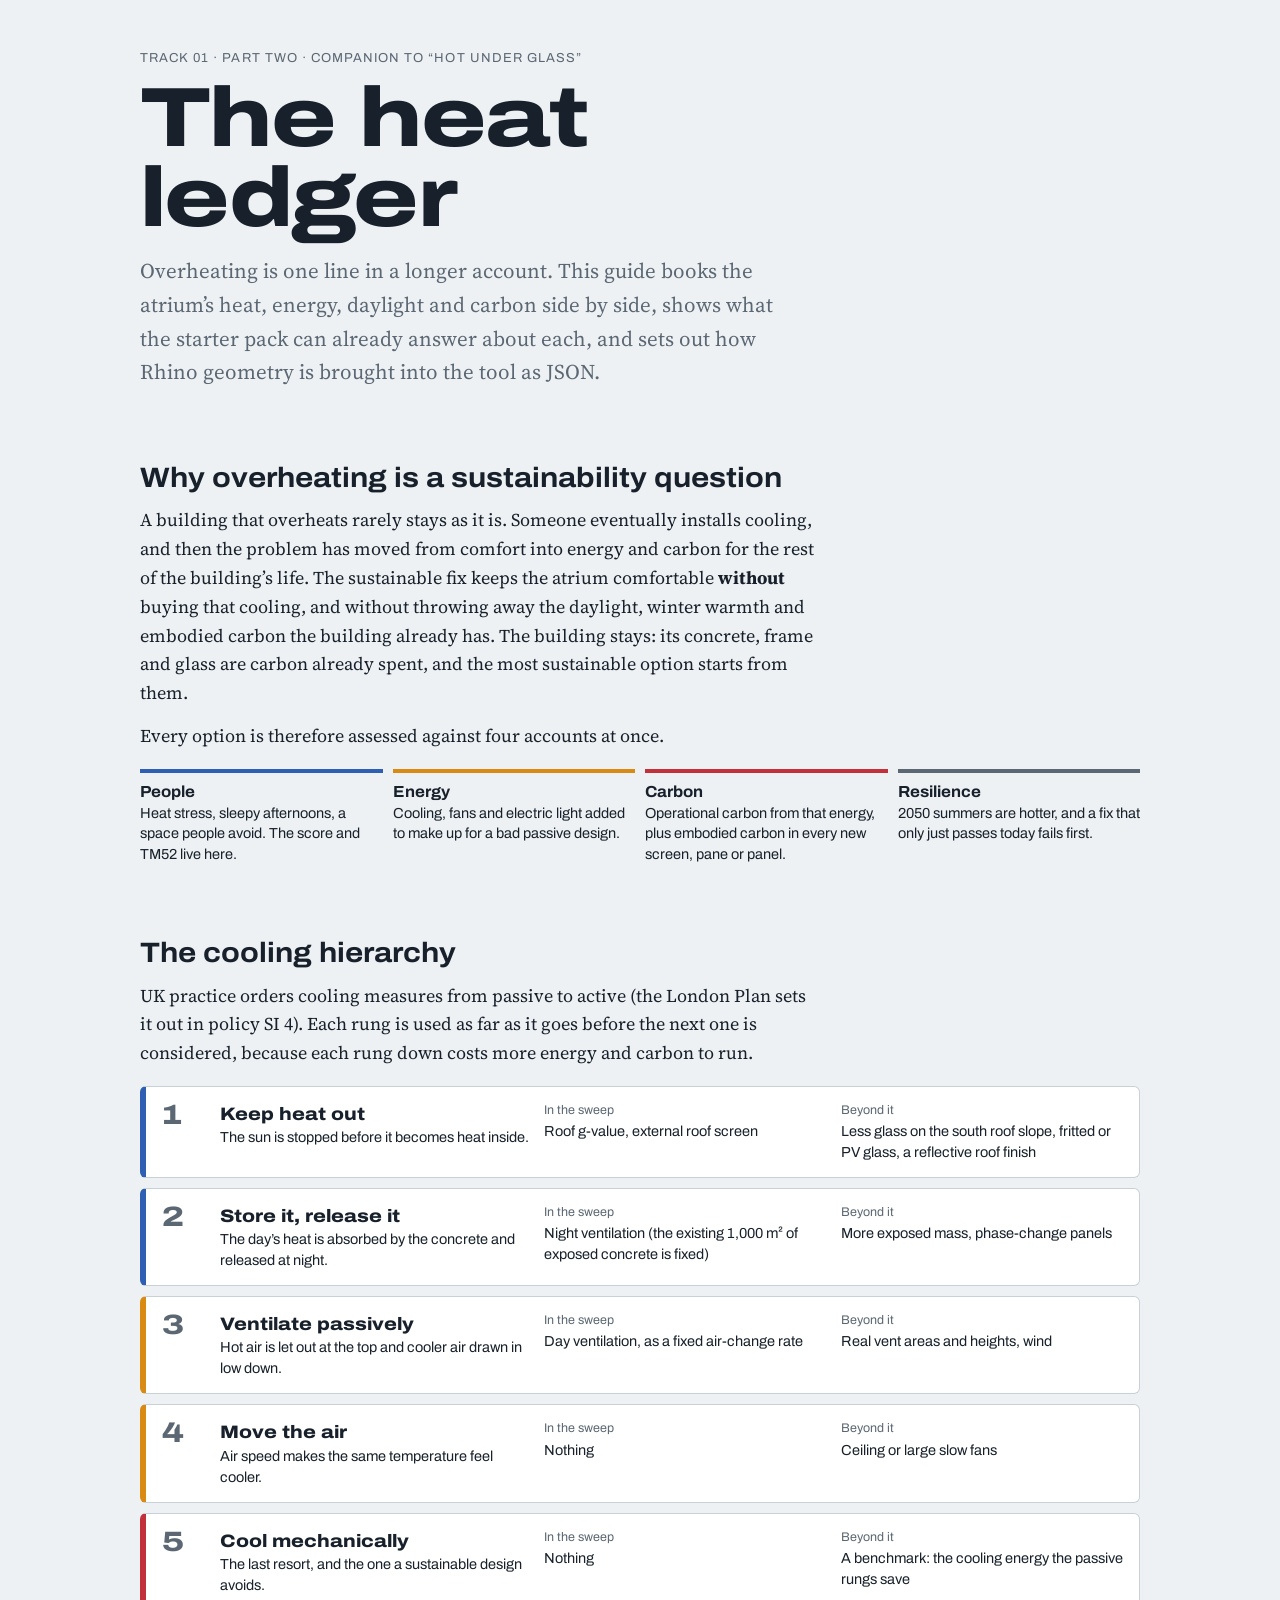
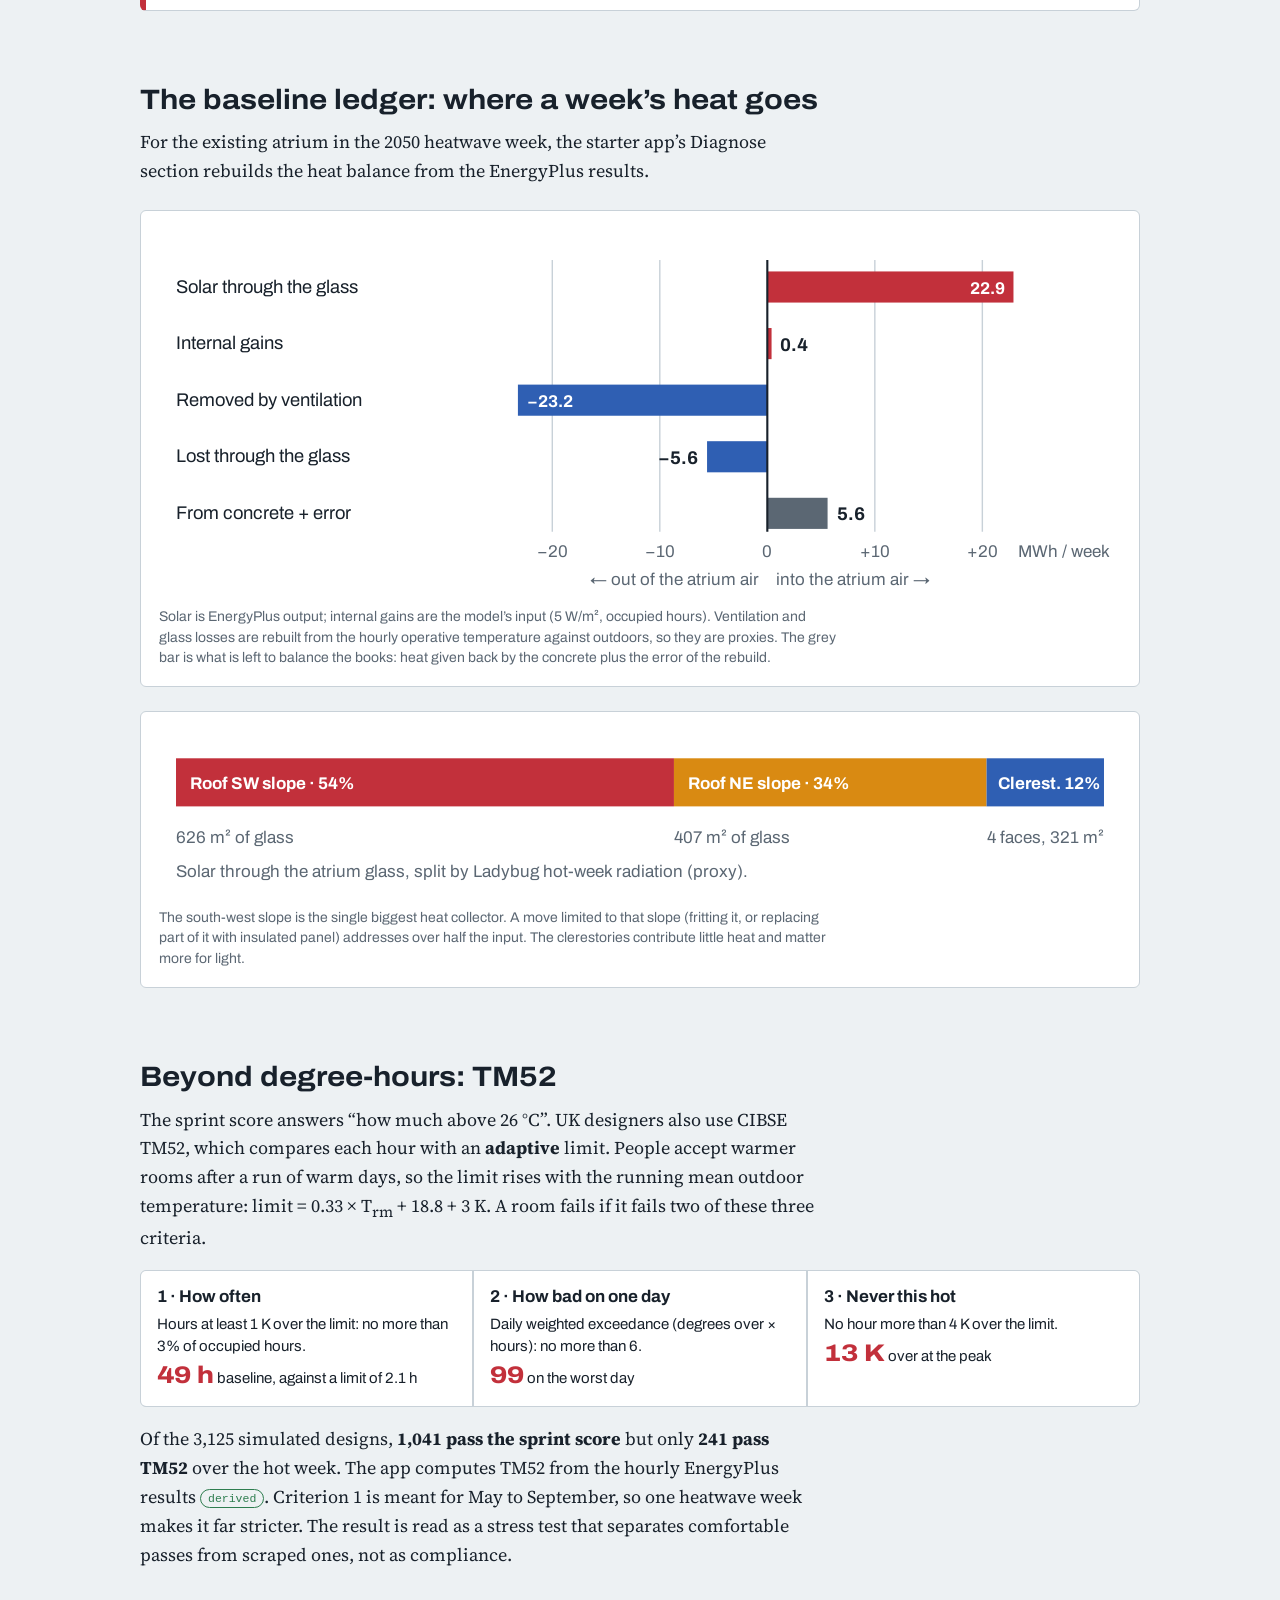
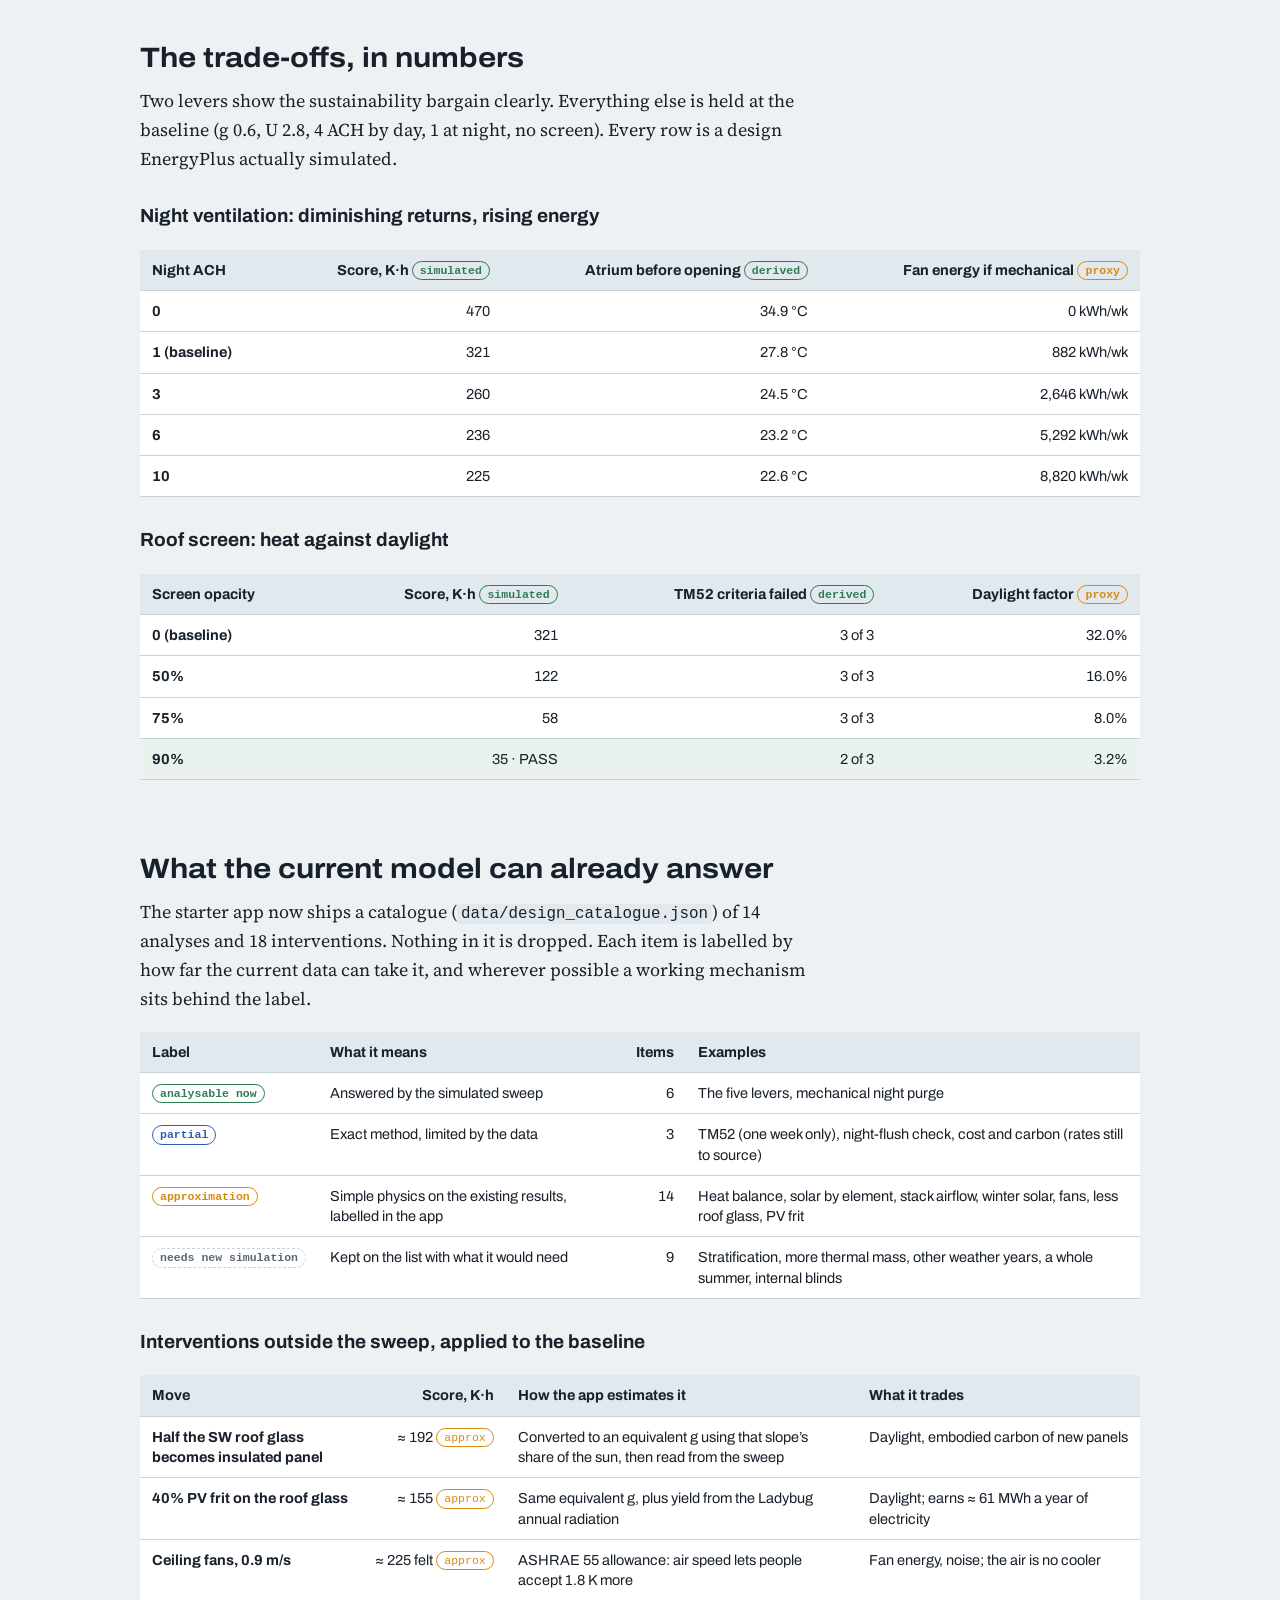
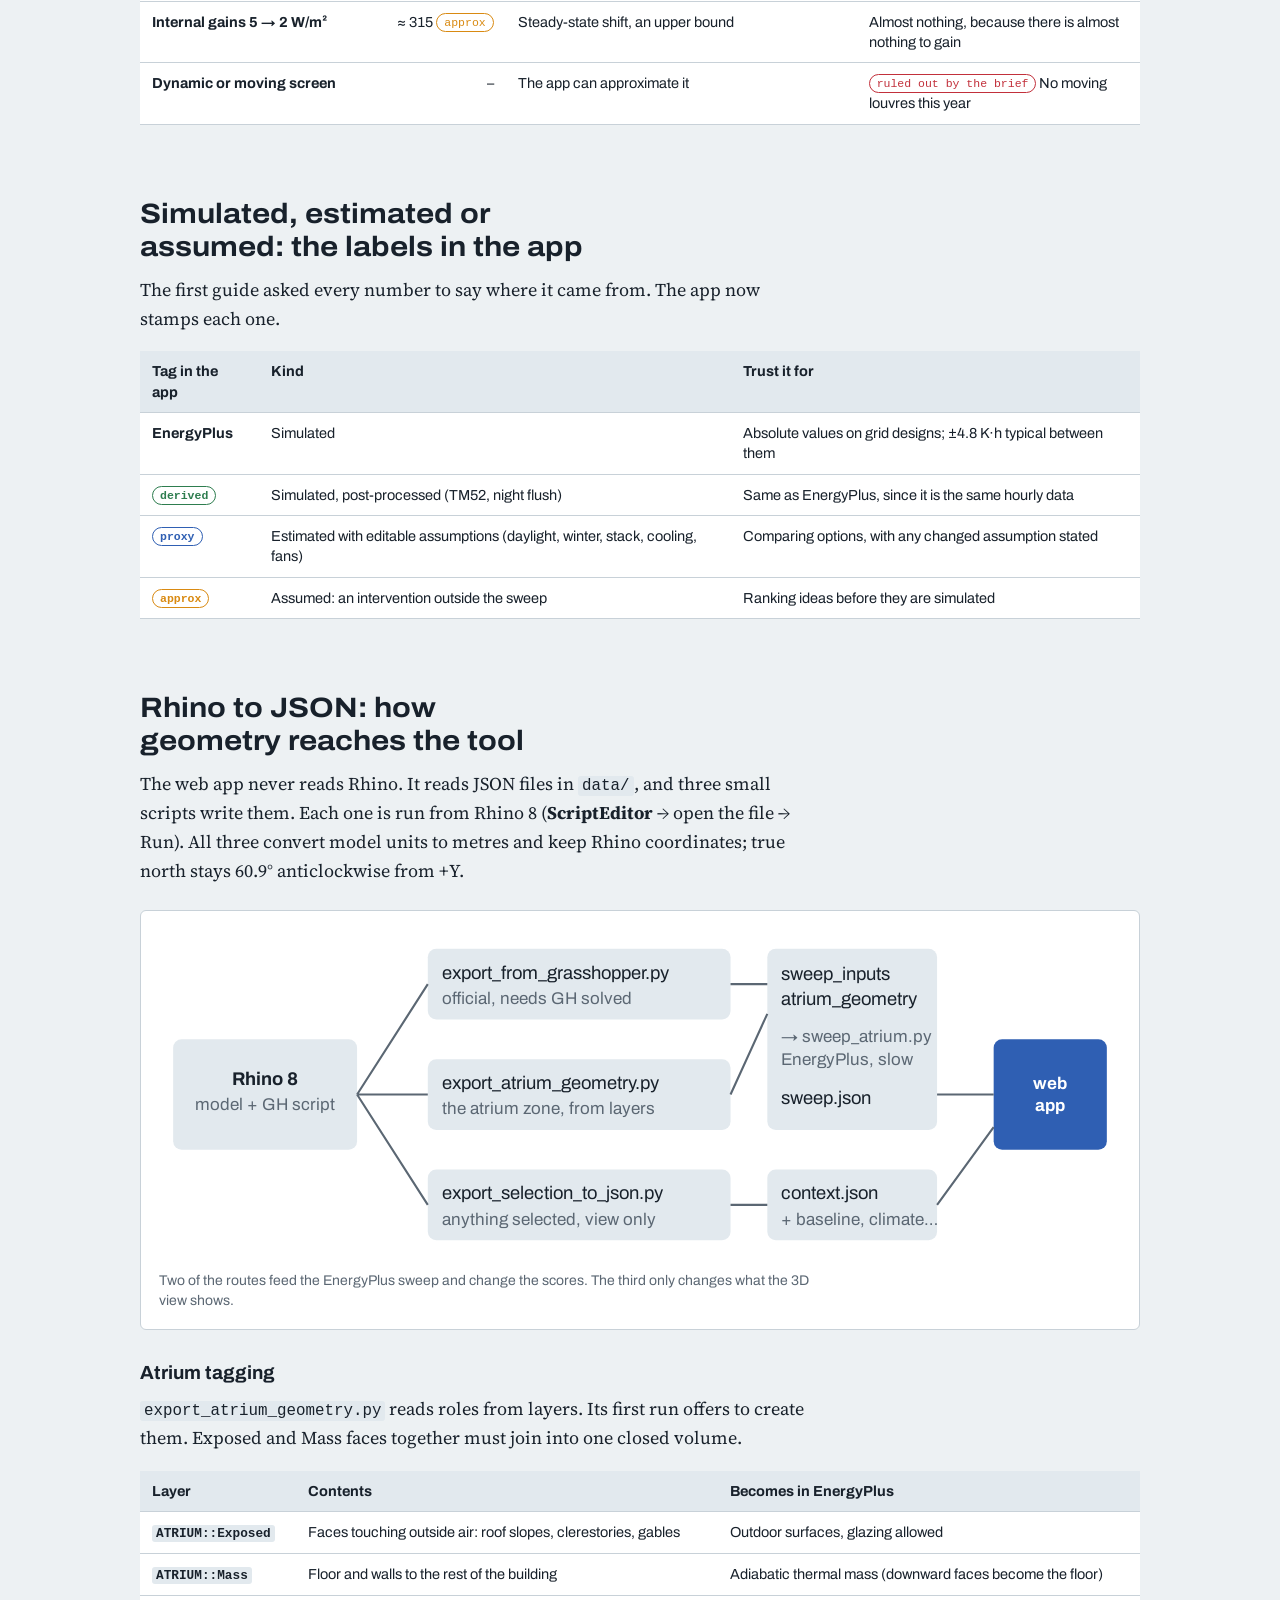
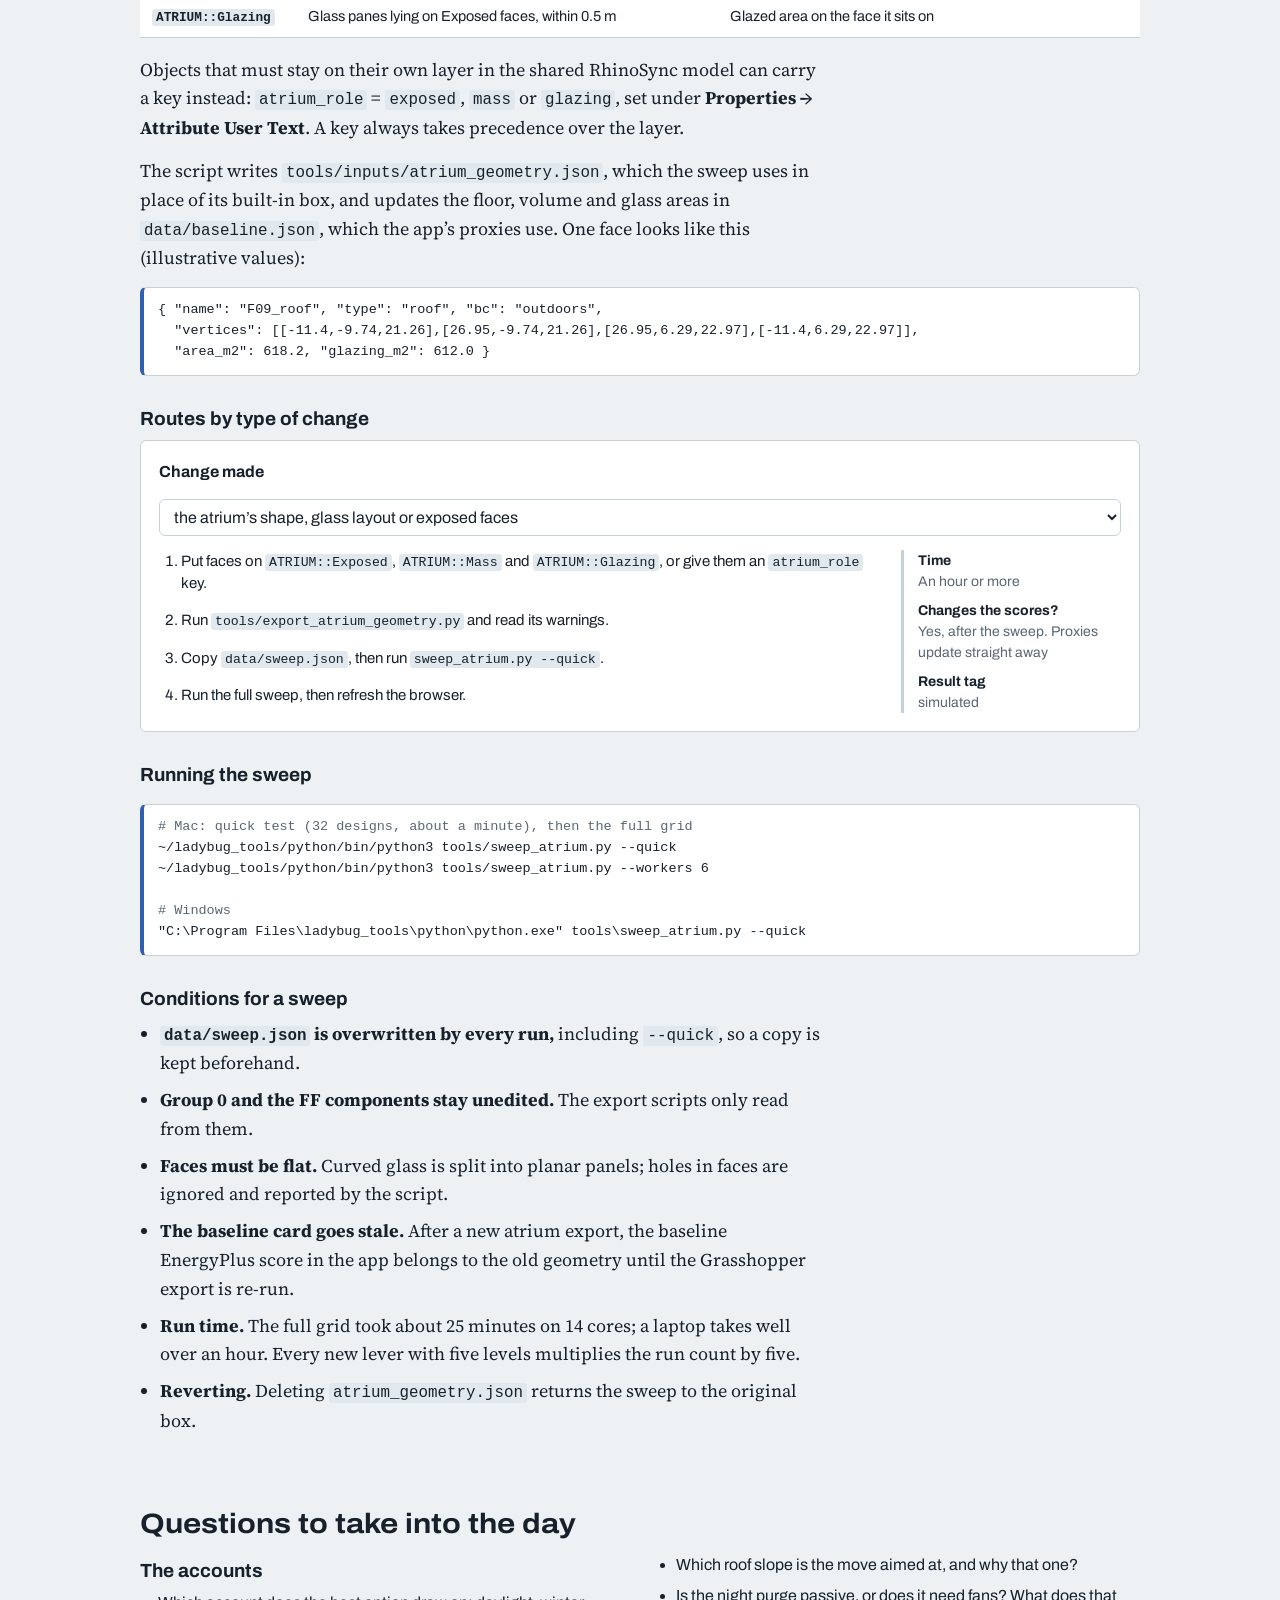
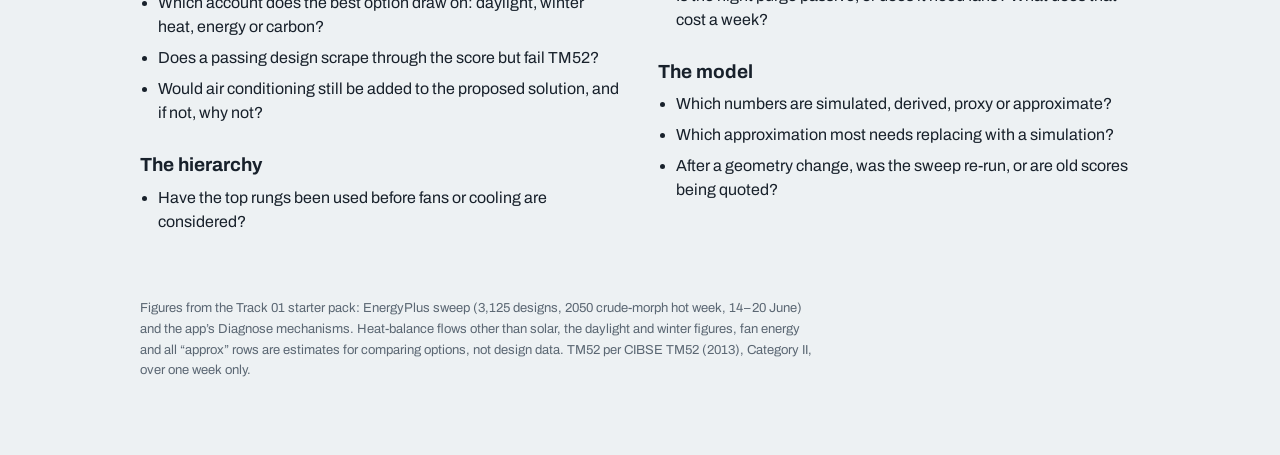
<file: starter/atrium-heat-lab-manchester/docs/share/heat-ledger.html>
<!DOCTYPE html>
<html lang="en">
<head>
<meta charset="utf-8">
<meta name="viewport" content="width=device-width, initial-scale=1, viewport-fit=cover">
<title>The heat ledger</title>
<meta name="claude:viewport-fit-sides" content="cover">
<link rel="preconnect" href="https://fonts.googleapis.com">
<link rel="preconnect" href="https://fonts.gstatic.com" crossorigin>
<link href="https://fonts.googleapis.com/css2?family=Archivo:wdth,wght@62..125,400;62..125,500;62..125,700;62..125,800&family=Source+Serif+4:opsz,wght@8..60,400;8..60,600&display=swap" rel="stylesheet">
<style>
/* Companion to "Hot under glass": same tokens and components, one reading column with full-width figures and tables.
   Ledger idea: every page section books heat, energy, light or carbon into an account. */
:root{
  --bg:#EDF1F3; --surface:#FFFFFF; --ink:#18212B; --muted:#5B6773; --line:#C8D1D8;
  --cold:#2F5FB3; --warm:#D98A12; --hot:#C2303B; --tint:#E2E9EE; --note:#FFF4DC; --ok:#2E7D4F;
  --serif:"Source Serif 4",Georgia,"Times New Roman",serif;
  --sans:"Archivo",system-ui,-apple-system,"Segoe UI",sans-serif;
  --mono:ui-monospace,Menlo,Consolas,monospace;
}
@media (prefers-color-scheme: dark){
  :root:not([data-theme="light"]){
    --bg:#10151B; --surface:#18202A; --ink:#E4EAF0; --muted:#97A4B0; --line:#2C3743;
    --cold:#7FA3EC; --warm:#F0B24A; --hot:#F2666F; --tint:#1D2630; --note:#2B2414; --ok:#5CC58A;
    color-scheme: dark;
  }
}
:root[data-theme="dark"]{
  --bg:#10151B; --surface:#18202A; --ink:#E4EAF0; --muted:#97A4B0; --line:#2C3743;
  --cold:#7FA3EC; --warm:#F0B24A; --hot:#F2666F; --tint:#1D2630; --note:#2B2414; --ok:#5CC58A;
  color-scheme: dark;
}
*,*::before,*::after{box-sizing:border-box}
body{margin:0;background:var(--bg);color:var(--ink);font-family:var(--serif);font-size:18px;line-height:1.6;
  padding-left:max(16px, env(safe-area-inset-left, 0px));padding-right:max(16px, env(safe-area-inset-right, 0px))}
h1,h2,h3,.sans{font-family:var(--sans);text-wrap:balance}
main{max-width:1000px;margin:0 auto;padding-block:0 80px}
.col{max-width:680px}
.kicker{font-family:var(--sans);font-size:13px;letter-spacing:.08em;text-transform:uppercase;color:var(--muted);margin:48px 0 0}
h1{font-stretch:125%;font-weight:800;font-size:clamp(40px,8vw,84px);line-height:.95;letter-spacing:-.02em;margin:10px 0 16px}
h2{font-stretch:110%;font-weight:700;font-size:28px;line-height:1.2;margin:72px 0 12px}
h3{font-weight:700;font-size:19px;margin:28px 0 6px}
p{margin:0 0 14px}
.lede{font-size:21px;color:var(--muted);max-width:640px}
a{color:var(--cold)}
figure{margin:24px 0 8px}
figcaption{font-family:var(--sans);font-size:14px;color:var(--muted);max-width:680px;margin-top:8px;line-height:1.45}
svg{display:block;width:100%;height:auto;max-width:100%}
.panel{background:var(--surface);border:1px solid var(--line);border-radius:6px;padding:18px}
svg .grid{stroke:var(--line);stroke-width:1}
svg .zero{stroke:var(--ink);stroke-width:1.5}
svg .tick{fill:var(--muted);font:12px var(--sans)}
svg .lab{fill:var(--ink);font:13px var(--sans)}
svg .val{fill:var(--ink);font:700 13px var(--sans);font-variant-numeric:tabular-nums}
svg .inv{fill:var(--surface);font:700 12px var(--sans)}
svg .hotf{fill:var(--hot)} svg .coldf{fill:var(--cold)} svg .warmf{fill:var(--warm)} svg .mutedf{fill:var(--muted)} svg .tintf{fill:var(--tint)}
.note{background:var(--note);padding:12px 16px;border-radius:6px;font-family:var(--sans);font-size:15px;line-height:1.5;max-width:680px;margin:16px 0}
.strip{display:grid;grid-template-columns:repeat(auto-fit,minmax(170px,1fr));gap:10px;margin:18px 0}
.strip div{border-top:4px solid var(--ink);padding-top:8px;font-family:var(--sans);font-size:14.5px;line-height:1.4}
.strip b{display:block;font-size:16px;font-stretch:105%}
.strip .num{font-size:26px;font-stretch:115%;font-weight:800;line-height:1.1;font-variant-numeric:tabular-nums}
.strip .p{border-top-color:var(--cold)} .strip .e{border-top-color:var(--warm)} .strip .c{border-top-color:var(--hot)} .strip .r{border-top-color:var(--muted)}
.crit{display:grid;grid-template-columns:repeat(auto-fit,minmax(200px,1fr));gap:2px;margin:18px 0;background:var(--line);border:1px solid var(--line);border-radius:6px;overflow:hidden}
.crit div{background:var(--surface);padding:14px 16px;font-family:var(--sans);font-size:15px;line-height:1.45}
.crit b{display:block;font-size:17px;margin-bottom:4px}
.crit .fig{font-size:24px;font-weight:800;font-stretch:115%;color:var(--hot);font-variant-numeric:tabular-nums}
/* cooling hierarchy: a real order, so it is numbered */
.ladder{display:grid;gap:10px;margin:18px 0;padding:0;list-style:none;counter-reset:rung}
.rung{counter-increment:rung;display:grid;grid-template-columns:44px 1.1fr 1fr 1fr;gap:14px;background:var(--surface);border:1px solid var(--line);border-radius:6px;padding:14px 16px;font-family:var(--sans);font-size:14.5px;line-height:1.45}
.rung::before{content:counter(rung);font-stretch:125%;font-weight:800;font-size:28px;line-height:1;color:var(--muted)}
.rung .lvl{font-stretch:115%;font-weight:800;font-size:18px;display:block}
.rung small{display:block;color:var(--muted);font-size:12.5px;margin-bottom:2px}
.rung:nth-child(1){border-left:6px solid var(--cold)} .rung:nth-child(2){border-left:6px solid var(--cold)}
.rung:nth-child(3){border-left:6px solid var(--warm)} .rung:nth-child(4){border-left:6px solid var(--warm)} .rung:nth-child(5){border-left:6px solid var(--hot)}
@media (max-width:720px){.rung{grid-template-columns:1fr}}
.scroll{overflow-x:auto;-webkit-overflow-scrolling:touch;margin:18px 0}
table{border-collapse:collapse;font-family:var(--sans);font-size:14.5px;line-height:1.4;min-width:680px;background:var(--surface);width:100%}
table.narrow{min-width:520px}
th,td{text-align:left;vertical-align:top;padding:10px 12px;border-bottom:1px solid var(--line)}
th{font-weight:700;background:var(--tint)}
td:first-child{font-weight:700}
td.n,th.n{text-align:right;font-variant-numeric:tabular-nums;white-space:nowrap}
tr.pass td{background:color-mix(in srgb, var(--ok) 10%, var(--surface))}
.tag{display:inline-block;font-family:var(--mono);font-size:11.5px;line-height:1.5;padding:0 7px;border-radius:999px;border:1px solid var(--line);color:var(--muted);white-space:nowrap;vertical-align:1px}
.tag.sim{border-color:var(--ok);color:var(--ok)} .tag.est{border-color:var(--cold);color:var(--cold)}
.tag.prx{border-color:var(--warm);color:var(--warm)} .tag.no{border-style:dashed} .tag.out{border-color:var(--hot);color:var(--hot)}
ul.tight{padding-left:20px;max-width:680px;margin:0 0 14px}
ul.tight li{margin-bottom:8px}
.two{display:grid;grid-template-columns:1fr 1fr;gap:28px}
@media (max-width:760px){.two{grid-template-columns:1fr}}
.two h3{margin-top:0}
.sans-list{font-family:var(--sans);font-size:16px;line-height:1.5}
code{font-family:var(--mono);font-size:.88em;background:var(--tint);padding:1px 4px;border-radius:3px;word-break:break-word}
pre{font-family:var(--mono);font-size:13.5px;line-height:1.55;background:var(--surface);border:1px solid var(--line);border-left:4px solid var(--cold);border-radius:6px;padding:12px 14px;overflow-x:auto;margin:14px 0}
pre code{background:none;padding:0;font-size:inherit;word-break:normal}
pre .c{color:var(--muted)}
/* route finder */
.finder{display:grid;gap:14px}
.finder label{font-family:var(--sans);font-weight:700;font-size:16px}
.finder select{font:inherit;font-family:var(--sans);font-size:16px;padding:8px 10px;border:1px solid var(--line);border-radius:6px;background:var(--surface);color:var(--ink);max-width:100%}
.route{display:grid;grid-template-columns:1fr 220px;gap:20px;font-family:var(--sans);font-size:15px;line-height:1.5}
@media (max-width:720px){.route{grid-template-columns:1fr}}
.route ol{margin:0;padding-left:22px;display:grid;gap:8px}
.route aside{border-left:3px solid var(--line);padding-left:14px;color:var(--muted);font-size:14px;display:grid;gap:8px;align-content:start}
.route aside b{color:var(--ink);display:block}
.qs{columns:2 300px;column-gap:36px;font-family:var(--sans);font-size:16px;line-height:1.5}
.qs h3{break-after:avoid;margin-top:0;padding-top:4px}
.qs ul{padding-left:18px;margin:0 0 22px}
.qs li{margin-bottom:7px;break-inside:avoid}
footer{margin-top:64px;color:var(--muted);font-family:var(--sans);font-size:13px;max-width:680px}
input:focus-visible,select:focus-visible,a:focus-visible{outline:3px solid var(--cold);outline-offset:2px}
@media (prefers-reduced-motion: reduce){*{scroll-behavior:auto}}
@page{size:A4;margin:14mm 13mm}
@media print{
  :root:not(#print){--bg:#FFFFFF;--surface:#F3F6F8;--ink:#18212B;--muted:#4F5B66;--line:#C8D1D8;--cold:#2F5FB3;--warm:#C97F0E;--hot:#C2303B;--tint:#E4EAEF;--note:#FFF1D2;--ok:#2E7D4F;color-scheme:light}
  *{-webkit-print-color-adjust:exact;print-color-adjust:exact}
  body{font-size:10.5pt;background:#fff}
  h1{font-size:44pt} h2{font-size:17pt;margin:22pt 0 8pt}
  h1,h2,h3{break-after:avoid}
  figure,.panel,.crit,.note,.ladder,.rung,.strip,tr,pre{break-inside:avoid}
  .scroll{overflow:visible} table{min-width:0;font-size:8.5pt}
  .finder{display:none} .print-only{display:block}
}
.print-only{display:none}
.print-only ol{font-family:var(--sans);font-size:14px;padding-left:20px;margin:4px 0 12px}
</style>
</head>
<body>
<main>

<p class="kicker">Track 01 · part two · companion to “Hot under glass”</p>
<h1>The heat<br>ledger</h1>
<p class="lede">Overheating is one line in a longer account. This guide books the atrium’s heat, energy, daylight and carbon side by side, shows what the starter pack can already answer about each, and sets out how Rhino geometry is brought into the tool as JSON.</p>

<div class="col">
<h2>Why overheating is a sustainability question</h2>
<p>A building that overheats rarely stays as it is. Someone eventually installs cooling, and then the problem has moved from comfort into energy and carbon for the rest of the building’s life. The sustainable fix keeps the atrium comfortable <b>without</b> buying that cooling, and without throwing away the daylight, winter warmth and embodied carbon the building already has. The building stays: its concrete, frame and glass are carbon already spent, and the most sustainable option starts from them.</p>
<p>Every option is therefore assessed against four accounts at once.</p>
</div>

<div class="strip">
  <div class="p"><b>People</b>Heat stress, sleepy afternoons, a space people avoid. The score and TM52 live here.</div>
  <div class="e"><b>Energy</b>Cooling, fans and electric light added to make up for a bad passive design.</div>
  <div class="c"><b>Carbon</b>Operational carbon from that energy, plus embodied carbon in every new screen, pane or panel.</div>
  <div class="r"><b>Resilience</b>2050 summers are hotter, and a fix that only just passes today fails first.</div>
</div>

<div class="col">
<h2>The cooling hierarchy</h2>
<p>UK practice orders cooling measures from passive to active (the London Plan sets it out in policy SI 4). Each rung is used as far as it goes before the next one is considered, because each rung down costs more energy and carbon to run.</p>
</div>
<ol class="ladder">
  <li class="rung"><div><span class="lvl">Keep heat out</span>The sun is stopped before it becomes heat inside.</div><div><small>In the sweep</small>Roof g-value, external roof screen</div><div><small>Beyond it</small>Less glass on the south roof slope, fritted or PV glass, a reflective roof finish</div></li>
  <li class="rung"><div><span class="lvl">Store it, release it</span>The day’s heat is absorbed by the concrete and released at night.</div><div><small>In the sweep</small>Night ventilation (the existing 1,000 m² of exposed concrete is fixed)</div><div><small>Beyond it</small>More exposed mass, phase-change panels</div></li>
  <li class="rung"><div><span class="lvl">Ventilate passively</span>Hot air is let out at the top and cooler air drawn in low down.</div><div><small>In the sweep</small>Day ventilation, as a fixed air-change rate</div><div><small>Beyond it</small>Real vent areas and heights, wind</div></li>
  <li class="rung"><div><span class="lvl">Move the air</span>Air speed makes the same temperature feel cooler.</div><div><small>In the sweep</small>Nothing</div><div><small>Beyond it</small>Ceiling or large slow fans</div></li>
  <li class="rung"><div><span class="lvl">Cool mechanically</span>The last resort, and the one a sustainable design avoids.</div><div><small>In the sweep</small>Nothing</div><div><small>Beyond it</small>A benchmark: the cooling energy the passive rungs save</div></li>
</ol>

<div class="col">
<h2>The baseline ledger: where a week’s heat goes</h2>
<p>For the existing atrium in the 2050 heatwave week, the starter app’s Diagnose section rebuilds the heat balance from the EnergyPlus results.</p>
</div>

<figure class="panel">
<svg viewBox="0 0 680 262" role="img" aria-label="Weekly heat balance of the baseline atrium: solar 22.9 MWh in, internal gains 0.4 in, ventilation 23.2 out, glass 5.6 out, thermal mass and error 5.6 in">
  <line x1="278" x2="278" y1="22" y2="214" class="grid"/><line x1="354" x2="354" y1="22" y2="214" class="grid"/>
  <line x1="506" x2="506" y1="22" y2="214" class="grid"/><line x1="582" x2="582" y1="22" y2="214" class="grid"/>
  <text x="278" y="232" class="tick" text-anchor="middle">−20</text><text x="354" y="232" class="tick" text-anchor="middle">−10</text>
  <text x="430" y="232" class="tick" text-anchor="middle">0</text><text x="506" y="232" class="tick" text-anchor="middle">+10</text><text x="582" y="232" class="tick" text-anchor="middle">+20</text>
  <text x="424" y="252" class="tick" text-anchor="end">← out of the atrium air</text>
  <text x="436" y="252" class="tick">into the atrium air →</text>
  <text x="672" y="232" class="tick" text-anchor="end">MWh / week</text>
  <text x="12" y="45" class="lab">Solar through the glass</text>
  <rect x="430" y="30" width="174" height="22" class="hotf"/><text x="598" y="46" class="inv" text-anchor="end">22.9</text>
  <text x="12" y="85" class="lab">Internal gains</text>
  <rect x="430" y="70" width="3" height="22" class="hotf"/><text x="439" y="86" class="val">0.4</text>
  <text x="12" y="125" class="lab">Removed by ventilation</text>
  <rect x="253.7" y="110" width="176.3" height="22" class="coldf"/><text x="260" y="126" class="inv">−23.2</text>
  <text x="12" y="165" class="lab">Lost through the glass</text>
  <rect x="387.4" y="150" width="42.6" height="22" class="coldf"/><text x="381" y="166" class="val" text-anchor="end">−5.6</text>
  <text x="12" y="205" class="lab">From concrete + error</text>
  <rect x="430" y="190" width="42.6" height="22" class="mutedf"/><text x="479" y="206" class="val">5.6</text>
  <line x1="430" x2="430" y1="22" y2="214" class="zero"/>
</svg>
<figcaption>Solar is EnergyPlus output; internal gains are the model’s input (5 W/m², occupied hours). Ventilation and glass losses are rebuilt from the hourly operative temperature against outdoors, so they are proxies. The grey bar is what is left to balance the books: heat given back by the concrete plus the error of the rebuild.</figcaption>
</figure>

<figure class="panel">
<svg viewBox="0 0 680 120" role="img" aria-label="Share of solar admitted by element: south-west roof slope 54 percent, north-east roof slope 34 percent, clerestories 12 percent">
  <rect x="12" y="20" width="352" height="34" class="hotf"/><text x="22" y="42" class="inv">Roof SW slope · 54%</text>
  <rect x="364" y="20" width="221" height="34" class="warmf"/><text x="374" y="42" class="inv">Roof NE slope · 34%</text>
  <rect x="585" y="20" width="83" height="34" class="coldf"/><text x="593" y="42" class="inv">Clerest. 12%</text>
  <text x="12" y="80" class="tick">626 m² of glass</text><text x="364" y="80" class="tick">407 m² of glass</text><text x="668" y="80" class="tick" text-anchor="end">4 faces, 321 m²</text>
  <text x="12" y="104" class="tick">Solar through the atrium glass, split by Ladybug hot-week radiation (proxy).</text>
</svg>
<figcaption>The south-west slope is the single biggest heat collector. A move limited to that slope (fritting it, or replacing part of it with insulated panel) addresses over half the input. The clerestories contribute little heat and matter more for light.</figcaption>
</figure>

<div class="col">
<h2>Beyond degree-hours: TM52</h2>
<p>The sprint score answers “how much above 26 °C”. UK designers also use CIBSE TM52, which compares each hour with an <b>adaptive</b> limit. People accept warmer rooms after a run of warm days, so the limit rises with the running mean outdoor temperature: limit = 0.33 × T<sub>rm</sub> + 18.8 + 3 K. A room fails if it fails two of these three criteria.</p>
</div>
<div class="crit">
  <div><b>1 · How often</b>Hours at least 1 K over the limit: no more than 3% of occupied hours.<br><span class="fig">49 h</span> baseline, against a limit of 2.1 h</div>
  <div><b>2 · How bad on one day</b>Daily weighted exceedance (degrees over × hours): no more than 6.<br><span class="fig">99</span> on the worst day</div>
  <div><b>3 · Never this hot</b>No hour more than 4 K over the limit.<br><span class="fig">13 K</span> over at the peak</div>
</div>
<div class="col">
<p>Of the 3,125 simulated designs, <b>1,041 pass the sprint score</b> but only <b>241 pass TM52</b> over the hot week. The app computes TM52 from the hourly EnergyPlus results <span class="tag sim">derived</span>. Criterion 1 is meant for May to September, so one heatwave week makes it far stricter. The result is read as a stress test that separates comfortable passes from scraped ones, not as compliance.</p>
</div>

<div class="col">
<h2>The trade-offs, in numbers</h2>
<p>Two levers show the sustainability bargain clearly. Everything else is held at the baseline (g 0.6, U 2.8, 4 ACH by day, 1 at night, no screen). Every row is a design EnergyPlus actually simulated.</p>
<h3>Night ventilation: diminishing returns, rising energy</h3>
</div>
<div class="scroll">
<table class="narrow">
<thead><tr><th>Night ACH</th><th class="n">Score, K·h <span class="tag sim">simulated</span></th><th class="n">Atrium before opening <span class="tag sim">derived</span></th><th class="n">Fan energy if mechanical <span class="tag prx">proxy</span></th></tr></thead>
<tbody>
<tr><td>0</td><td class="n">470</td><td class="n">34.9 °C</td><td class="n">0 kWh/wk</td></tr>
<tr><td>1 (baseline)</td><td class="n">321</td><td class="n">27.8 °C</td><td class="n">882 kWh/wk</td></tr>
<tr><td>3</td><td class="n">260</td><td class="n">24.5 °C</td><td class="n">2,646 kWh/wk</td></tr>
<tr><td>6</td><td class="n">236</td><td class="n">23.2 °C</td><td class="n">5,292 kWh/wk</td></tr>
<tr><td>10</td><td class="n">225</td><td class="n">22.6 °C</td><td class="n">8,820 kWh/wk</td></tr>
</tbody>
</table>
</div>
<div class="col"><h3>Roof screen: heat against daylight</h3></div>
<div class="scroll">
<table class="narrow">
<thead><tr><th>Screen opacity</th><th class="n">Score, K·h <span class="tag sim">simulated</span></th><th class="n">TM52 criteria failed <span class="tag sim">derived</span></th><th class="n">Daylight factor <span class="tag prx">proxy</span></th></tr></thead>
<tbody>
<tr><td>0 (baseline)</td><td class="n">321</td><td class="n">3 of 3</td><td class="n">32.0%</td></tr>
<tr><td>50%</td><td class="n">122</td><td class="n">3 of 3</td><td class="n">16.0%</td></tr>
<tr><td>75%</td><td class="n">58</td><td class="n">3 of 3</td><td class="n">8.0%</td></tr>
<tr class="pass"><td>90%</td><td class="n">35 · PASS</td><td class="n">2 of 3</td><td class="n">3.2%</td></tr>
</tbody>
</table>
</div>
<div class="col">
<h2>What the current model can already answer</h2>
<p>The starter app now ships a catalogue (<code>data/design_catalogue.json</code>) of 14 analyses and 18 interventions. Nothing in it is dropped. Each item is labelled by how far the current data can take it, and wherever possible a working mechanism sits behind the label.</p>
</div>
<div class="scroll">
<table>
<thead><tr><th>Label</th><th>What it means</th><th class="n">Items</th><th>Examples</th></tr></thead>
<tbody>
<tr><td><span class="tag sim">analysable now</span></td><td>Answered by the simulated sweep</td><td class="n">6</td><td>The five levers, mechanical night purge</td></tr>
<tr><td><span class="tag est">partial</span></td><td>Exact method, limited by the data</td><td class="n">3</td><td>TM52 (one week only), night-flush check, cost and carbon (rates still to source)</td></tr>
<tr><td><span class="tag prx">approximation</span></td><td>Simple physics on the existing results, labelled in the app</td><td class="n">14</td><td>Heat balance, solar by element, stack airflow, winter solar, fans, less roof glass, PV frit</td></tr>
<tr><td><span class="tag no">needs new simulation</span></td><td>Kept on the list with what it would need</td><td class="n">9</td><td>Stratification, more thermal mass, other weather years, a whole summer, internal blinds</td></tr>
</tbody>
</table>
</div>

<div class="col"><h3>Interventions outside the sweep, applied to the baseline</h3></div>
<div class="scroll">
<table>
<thead><tr><th>Move</th><th class="n">Score, K·h</th><th>How the app estimates it</th><th>What it trades</th></tr></thead>
<tbody>
<tr><td>Half the SW roof glass becomes insulated panel</td><td class="n">≈ 192 <span class="tag prx">approx</span></td><td>Converted to an equivalent g using that slope’s share of the sun, then read from the sweep</td><td>Daylight, embodied carbon of new panels</td></tr>
<tr><td>40% PV frit on the roof glass</td><td class="n">≈ 155 <span class="tag prx">approx</span></td><td>Same equivalent g, plus yield from the Ladybug annual radiation</td><td>Daylight; earns ≈ 61 MWh a year of electricity</td></tr>
<tr><td>Ceiling fans, 0.9 m/s</td><td class="n">≈ 225 felt <span class="tag prx">approx</span></td><td>ASHRAE 55 allowance: air speed lets people accept 1.8 K more</td><td>Fan energy, noise; the air is no cooler</td></tr>
<tr><td>Internal gains 5 → 2 W/m²</td><td class="n">≈ 315 <span class="tag prx">approx</span></td><td>Steady-state shift, an upper bound</td><td>Almost nothing, because there is almost nothing to gain</td></tr>
<tr><td>Dynamic or moving screen</td><td class="n">–</td><td>The app can approximate it</td><td><span class="tag out">ruled out by the brief</span> No moving louvres this year</td></tr>
</tbody>
</table>
</div>
<div class="col">
<h2>Simulated, estimated or assumed: the labels in the app</h2>
<p>The first guide asked every number to say where it came from. The app now stamps each one.</p>
</div>
<div class="scroll">
<table class="narrow">
<thead><tr><th>Tag in the app</th><th>Kind</th><th>Trust it for</th></tr></thead>
<tbody>
<tr><td>EnergyPlus</td><td>Simulated</td><td>Absolute values on grid designs; ±4.8 K·h typical between them</td></tr>
<tr><td><span class="tag sim">derived</span></td><td>Simulated, post-processed (TM52, night flush)</td><td>Same as EnergyPlus, since it is the same hourly data</td></tr>
<tr><td><span class="tag est">proxy</span></td><td>Estimated with editable assumptions (daylight, winter, stack, cooling, fans)</td><td>Comparing options, with any changed assumption stated</td></tr>
<tr><td><span class="tag prx">approx</span></td><td>Assumed: an intervention outside the sweep</td><td>Ranking ideas before they are simulated</td></tr>
</tbody>
</table>
</div>

<div class="col">
<h2>Rhino to JSON: how geometry reaches the tool</h2>
<p>The web app never reads Rhino. It reads JSON files in <code>data/</code>, and three small scripts write them. Each one is run from Rhino 8 (<b>ScriptEditor</b> → open the file → Run). All three convert model units to metres and keep Rhino coordinates; true north stays 60.9° anticlockwise from +Y.</p>
</div>

<figure class="panel">
<svg viewBox="0 0 680 236" role="img" aria-label="Data flow from Rhino through three export scripts into JSON files, the EnergyPlus sweep and the web app">
  <rect x="10" y="78" width="130" height="78" rx="6" class="tintf"/>
  <text x="75" y="110" class="val" text-anchor="middle">Rhino 8</text><text x="75" y="128" class="tick" text-anchor="middle">model + GH script</text>
  <rect x="190" y="14" width="214" height="50" rx="6" class="tintf"/><text x="200" y="35" class="lab">export_from_grasshopper.py</text><text x="200" y="53" class="tick">official, needs GH solved</text>
  <rect x="190" y="92" width="214" height="50" rx="6" class="tintf"/><text x="200" y="113" class="lab">export_atrium_geometry.py</text><text x="200" y="131" class="tick">the atrium zone, from layers</text>
  <rect x="190" y="170" width="214" height="50" rx="6" class="tintf"/><text x="200" y="191" class="lab">export_selection_to_json.py</text><text x="200" y="209" class="tick">anything selected, view only</text>
  <rect x="430" y="14" width="120" height="128" rx="6" class="tintf"/><text x="440" y="36" class="lab">sweep_inputs</text><text x="440" y="54" class="lab">atrium_geometry</text>
  <text x="440" y="80" class="tick">→ sweep_atrium.py</text><text x="440" y="96" class="tick">EnergyPlus, slow</text><text x="440" y="124" class="lab">sweep.json</text>
  <rect x="430" y="170" width="120" height="50" rx="6" class="tintf"/><text x="440" y="191" class="lab">context.json</text><text x="440" y="209" class="tick">+ baseline, climate…</text>
  <rect x="590" y="78" width="80" height="78" rx="6" class="coldf"/><text x="630" y="113" class="inv" text-anchor="middle">web</text><text x="630" y="129" class="inv" text-anchor="middle">app</text>
  <path d="M140,117 L190,39 M140,117 L190,117 M140,117 L190,195 M404,39 L430,39 M404,117 L430,60 M404,195 L430,195 M550,117 L590,117 M550,195 L590,140" stroke="var(--muted)" stroke-width="1.5" fill="none"/>
</svg>
<figcaption>Two of the routes feed the EnergyPlus sweep and change the scores. The third only changes what the 3D view shows.</figcaption>
</figure>

<div class="col"><h3>Atrium tagging</h3>
<p><code>export_atrium_geometry.py</code> reads roles from layers. Its first run offers to create them. Exposed and Mass faces together must join into one closed volume.</p></div>
<div class="scroll">
<table class="narrow">
<thead><tr><th>Layer</th><th>Contents</th><th>Becomes in EnergyPlus</th></tr></thead>
<tbody>
<tr><td><code>ATRIUM::Exposed</code></td><td>Faces touching outside air: roof slopes, clerestories, gables</td><td>Outdoor surfaces, glazing allowed</td></tr>
<tr><td><code>ATRIUM::Mass</code></td><td>Floor and walls to the rest of the building</td><td>Adiabatic thermal mass (downward faces become the floor)</td></tr>
<tr><td><code>ATRIUM::Glazing</code></td><td>Glass panes lying on Exposed faces, within 0.5 m</td><td>Glazed area on the face it sits on</td></tr>
</tbody>
</table>
</div>
<div class="col">
<p>Objects that must stay on their own layer in the shared RhinoSync model can carry a key instead: <code>atrium_role</code> = <code>exposed</code>, <code>mass</code> or <code>glazing</code>, set under <b>Properties → Attribute User Text</b>. A key always takes precedence over the layer.</p>
<p>The script writes <code>tools/inputs/atrium_geometry.json</code>, which the sweep uses in place of its built-in box, and updates the floor, volume and glass areas in <code>data/baseline.json</code>, which the app’s proxies use. One face looks like this (illustrative values):</p>
</div>
<pre><code>{ "name": "F09_roof", "type": "roof", "bc": "outdoors",
  "vertices": [[-11.4,-9.74,21.26],[26.95,-9.74,21.26],[26.95,6.29,22.97],[-11.4,6.29,22.97]],
  "area_m2": 618.2, "glazing_m2": 612.0 }</code></pre>

<h3>Routes by type of change</h3>
<div class="panel finder">
  <label for="changed">Change made</label>
  <select id="changed">
    <option value="none">nothing in Rhino: a new metric or chart</option>
    <option value="view">surrounding buildings, for the 3D view only</option>
    <option value="shade">surrounding buildings, and they should shade the simulation</option>
    <option value="atrium" selected>the atrium’s shape, glass layout or exposed faces</option>
    <option value="study">a Ladybug study in Grasshopper</option>
    <option value="lever">nothing in Rhino: a new lever (mass, gains, vents)</option>
  </select>
  <div class="route" aria-live="polite"><ol id="steps"></ol><aside id="meta"></aside></div>
</div>
<div class="print-only" id="allroutes"></div>

<div class="col"><h3>Running the sweep</h3></div>
<pre><code><span class="c"># Mac: quick test (32 designs, about a minute), then the full grid</span>
~/ladybug_tools/python/bin/python3 tools/sweep_atrium.py --quick
~/ladybug_tools/python/bin/python3 tools/sweep_atrium.py --workers 6

<span class="c"># Windows</span>
"C:\Program Files\ladybug_tools\python\python.exe" tools\sweep_atrium.py --quick</code></pre>

<div class="col">
<h3>Conditions for a sweep</h3>
<ul class="tight">
<li><b><code>data/sweep.json</code> is overwritten by every run,</b> including <code>--quick</code>, so a copy is kept beforehand.</li>
<li><b>Group 0 and the FF components stay unedited.</b> The export scripts only read from them.</li>
<li><b>Faces must be flat.</b> Curved glass is split into planar panels; holes in faces are ignored and reported by the script.</li>
<li><b>The baseline card goes stale.</b> After a new atrium export, the baseline EnergyPlus score in the app belongs to the old geometry until the Grasshopper export is re-run.</li>
<li><b>Run time.</b> The full grid took about 25 minutes on 14 cores; a laptop takes well over an hour. Every new lever with five levels multiplies the run count by five.</li>
<li><b>Reverting.</b> Deleting <code>atrium_geometry.json</code> returns the sweep to the original box.</li>
</ul>
</div>

<h2>Questions to take into the day</h2>
<div class="qs">
  <h3>The accounts</h3>
  <ul>
    <li>Which account does the best option draw on: daylight, winter heat, energy or carbon?</li>
    <li>Does a passing design scrape through the score but fail TM52?</li>
    <li>Would air conditioning still be added to the proposed solution, and if not, why not?</li>
  </ul>
  <h3>The hierarchy</h3>
  <ul>
    <li>Have the top rungs been used before fans or cooling are considered?</li>
    <li>Which roof slope is the move aimed at, and why that one?</li>
    <li>Is the night purge passive, or does it need fans? What does that cost a week?</li>
  </ul>
  <h3>The model</h3>
  <ul>
    <li>Which numbers are simulated, derived, proxy or approximate?</li>
    <li>Which approximation most needs replacing with a simulation?</li>
    <li>After a geometry change, was the sweep re-run, or are old scores being quoted?</li>
  </ul>
</div>

<footer>Figures from the Track 01 starter pack: EnergyPlus sweep (3,125 designs, 2050 crude-morph hot week, 14–20 June) and the app’s Diagnose mechanisms. Heat-balance flows other than solar, the daylight and winter figures, fan energy and all “approx” rows are estimates for comparing options, not design data. TM52 per CIBSE TM52 (2013), Category II, over one week only.</footer>
</main>

<script>
(function(){
  var R = {
    none: { steps: ['Write the calculation in <code>js/mechanisms.js</code> (or <code>js/model.js</code>).', 'Register it in <code>H.extraMetrics()</code> with a label, unit, better direction and source tag.', 'Refresh the browser. It appears in the explorer, trade-offs and sensitivity charts.'],
      time: 'Minutes', scores: 'No: it is computed from existing results', tag: 'derived or proxy' },
    view: { steps: ['Select the buildings in Rhino.', 'Run <code>tools/export_selection_to_json.py</code> and choose <b>Add</b> (or <b>Replace</b>).', 'Refresh the browser. A backup is kept in <code>data/context.backup.json</code>.'],
      time: 'Minutes', scores: 'No: the simulation still sees the old context', tag: 'view only' },
    shade: { steps: ['Make sure the Grasshopper loader picks up the new buildings, and let the script solve.', 'Run <code>tools/export_from_grasshopper.py</code> (IronPython 2).', 'Copy <code>data/sweep.json</code>, then run <code>sweep_atrium.py --quick</code>.', 'If it runs cleanly, run the full sweep.'],
      time: 'An hour or more', scores: 'Yes, after the sweep', tag: 'simulated' },
    atrium: { steps: ['Put faces on <code>ATRIUM::Exposed</code>, <code>ATRIUM::Mass</code> and <code>ATRIUM::Glazing</code>, or give them an <code>atrium_role</code> key.', 'Run <code>tools/export_atrium_geometry.py</code> and read its warnings.', 'Copy <code>data/sweep.json</code>, then run <code>sweep_atrium.py --quick</code>.', 'Run the full sweep, then refresh the browser.'],
      time: 'An hour or more', scores: 'Yes, after the sweep. Proxies update straight away', tag: 'simulated' },
    study: { steps: ['Add the study component’s GUID to the <code>IR</code> list in <code>tools/export_from_grasshopper.py</code>.', 'Run the export from Rhino.', 'Add a matching entry to <code>STUDIES</code> in <code>js/app.js</code> so the 3D view can show it.'],
      time: 'Under an hour', scores: 'No: radiation is shown, not scored', tag: 'simulated (Ladybug)' },
    lever: { steps: ['Add the lever and its levels to <code>LEVERS</code> in <code>tools/sweep_atrium.py</code>, and apply it in <code>build_model()</code>.', 'Add its label to <code>H.LEVER_META</code> in <code>js/model.js</code> and its baseline value to <code>baseline.json</code>.', 'Test with <code>--quick</code>, then run the full sweep. Five levels multiply the run count by five.'],
      time: 'Hours of computing', scores: 'Yes, after the sweep', tag: 'simulated' }
  };
  var sel = document.getElementById('changed');
  function show(){
    var r = R[sel.value];
    document.getElementById('steps').innerHTML = r.steps.map(function(s){ return '<li>' + s + '</li>'; }).join('');
    document.getElementById('meta').innerHTML = '<div><b>Time</b>' + r.time + '</div><div><b>Changes the scores?</b>' + r.scores + '</div><div><b>Result tag</b>' + r.tag + '</div>';
  }
  sel.addEventListener('change', show); show();
  // printed copies get every route, since nobody can use the picker on paper
  document.getElementById('allroutes').innerHTML = Array.prototype.map.call(sel.options, function(o){
    var r = R[o.value];
    return '<h3>Change made: ' + o.textContent + '</h3><ol>' + r.steps.map(function(s){ return '<li>' + s + '</li>'; }).join('') +
      '</ol><p class="sans" style="font-size:13px">Time: ' + r.time + ' · Changes the scores? ' + r.scores + ' · Tag: ' + r.tag + '</p>';
  }).join('');
})();
</script>
</body>
</html>
</file>
<file: app/css/style.css>
:root {
  --bg: #F1F1EA; --surface: #FBFBF6; --ink: #0B0B0A; --muted: #62635A; --line: #D3D3C6;
  --accent: #C4106B; --blue: #3230FF; --ok: #2E7D4F; --warn: #A86B00; --flag: #FBF3C4; --hatch: #B5B5A6;
  --sans: "Archivo", system-ui, -apple-system, "Segoe UI", Roboto, sans-serif;
  --mono: "IBM Plex Mono", ui-monospace, Menlo, Consolas, monospace;
  color-scheme: light;
}
@media (prefers-color-scheme: dark) {
  :root:not([data-theme="light"]) {
    --bg: #1B1F2A; --surface: #262B38; --ink: #F6F3EE; --muted: #A4A9B4; --line: #3A4050;
    --accent: #F2B48F; --blue: #8FB4E3; --ok: #6CC594; --warn: #F0B24A; --flag: #3A3220; --hatch: #4A5060;
    color-scheme: dark;
  }
}
:root[data-theme="dark"] {
  --bg: #1B1F2A; --surface: #262B38; --ink: #F6F3EE; --muted: #A4A9B4; --line: #3A4050;
  --accent: #F2B48F; --blue: #8FB4E3; --ok: #6CC594; --warn: #F0B24A; --flag: #3A3220; --hatch: #4A5060;
  color-scheme: dark;
}
* { box-sizing: border-box; }
body { margin: 0; background: var(--bg); color: var(--ink); font: 14px/1.45 var(--sans); }
h1 { font-size: 30px; line-height: 1.05; margin: 2px 0 6px; letter-spacing: -.01em; text-transform: uppercase; font-weight: 800; }
h2 { font-size: 15px; margin: 0 0 10px; }
.sub { font-weight: 400; color: var(--muted); font-size: 13px; }
.eyebrow { margin: 0; font-size: 12px; font-weight: 700; letter-spacing: .06em; text-transform: uppercase; color: var(--accent); }
.question { margin: 0; color: var(--muted); max-width: 720px; }
.top { display: flex; gap: 24px; justify-content: space-between; align-items: flex-start; flex-wrap: wrap; padding: 20px 24px 12px; }
.demo-flag { background: var(--flag); border: 1px solid var(--warn); border-radius: 6px; padding: 10px 14px; max-width: 420px; font-size: 13px; }
.demo-flag b { display: block; color: var(--warn); letter-spacing: .05em; }
.layout { display: grid; grid-template-columns: 290px minmax(0, 1fr); gap: 20px; padding: 0 24px 40px; }
@media (max-width: 900px) { .layout { grid-template-columns: minmax(0, 1fr); padding: 0 16px 40px; } .top { padding: 16px; } }
.controls section { background: var(--surface); border: 1px solid var(--line); border-radius: 8px; padding: 14px; margin-bottom: 12px; }
.controls label { display: block; margin: 0 0 10px; font-weight: 600; font-size: 13px; }
.controls select { display: block; width: 100%; max-width: 100%; min-width: 0; margin-top: 4px; font: inherit; font-weight: 400; padding: 6px 8px; border: 1px solid var(--line); border-radius: 6px; background: var(--bg); color: var(--ink); }
.controls input[type=range] { width: calc(100% - 44px); vertical-align: middle; accent-color: var(--accent); }
.controls output { display: inline-block; width: 38px; text-align: right; font-variant-numeric: tabular-nums; font-weight: 400; }
.controls .check { font-weight: 400; }
.seg { display: grid; grid-template-columns: 1fr 1fr; gap: 6px; margin-bottom: 12px; }
.seg label { margin: 0; font-weight: 400; border: 1px solid var(--line); border-radius: 6px; padding: 6px 8px; cursor: pointer; }
.seg label:has(input:checked) { border-color: var(--accent); background: var(--bg); font-weight: 600; }
.seg input { accent-color: var(--accent); }
.hint { color: var(--muted); font-size: 12.5px; margin: 6px 0 0; }
.plans { display: grid; grid-template-columns: repeat(auto-fit, minmax(min(340px, 100%), 1fr)); gap: 16px; }
.plan { background: var(--surface); border: 1px solid var(--line); border-radius: 8px; padding: 12px; }
.plan h3 { margin: 0 0 2px; font-size: 18px; }
.plan .meta { color: var(--muted); font-size: 12.5px; margin-bottom: 8px; }
.plan canvas { width: 100%; height: auto; display: block; cursor: crosshair; }
.legend { margin: 12px 0 18px; display: flex; flex-wrap: wrap; gap: 18px; align-items: center; font-size: 12.5px; color: var(--muted); }
.legend canvas { vertical-align: middle; }
.legend .swatches { display: inline-flex; gap: 6px; align-items: center; }
.legend .sw { display: inline-block; width: 16px; height: 16px; border-radius: 3px; border: 1px solid var(--line); vertical-align: middle; }
.cards { display: grid; grid-template-columns: repeat(auto-fit, minmax(min(320px, 100%), 1fr)); gap: 16px; }
.card { background: var(--surface); border: 1px solid var(--line); border-radius: 8px; padding: 14px; min-width: 0; }
.card.wide { margin-top: 16px; }
.card canvas { width: 100%; height: auto; display: block; }
.scroll { overflow-x: auto; }
table { border-collapse: collapse; width: 100%; font-size: 13px; }
th, td { text-align: left; padding: 6px 8px; border-bottom: 1px solid var(--line); vertical-align: top; }
th { color: var(--muted); font-weight: 600; }
td.n, th.n { text-align: right; font-variant-numeric: tabular-nums; white-space: nowrap; }
.tag { display: inline-block; font: 11px/1.5 var(--mono); padding: 0 6px; border-radius: 999px; border: 1px solid var(--line); color: var(--muted); white-space: nowrap; vertical-align: 1px; }
.tag.sim { border-color: var(--ok); color: var(--ok); }
.tag.est { border-color: var(--blue); color: var(--blue); }
.tag.prx { border-color: var(--warn); color: var(--warn); }
.tag.a { border-color: var(--accent); color: var(--accent); }
.tag.need { border-style: dashed; border-color: var(--accent); color: var(--accent); }
.sources { display: grid; grid-template-columns: repeat(auto-fit, minmax(260px, 1fr)); gap: 8px 20px; font-size: 13px; }
#assumpTable td:first-child { font-family: var(--mono); color: var(--accent); }
#assumpTable td.q { color: var(--ink); font-weight: 600; }
.tip { position: fixed; pointer-events: none; z-index: 10; background: var(--surface); color: var(--ink); border: 1px solid var(--line); border-radius: 6px; padding: 8px 10px; font-size: 12.5px; box-shadow: 0 6px 20px rgba(0,0,0,.18); max-width: 300px; }
.tip table td { padding: 1px 6px 1px 0; border: 0; }
.tip b { display: block; margin-bottom: 4px; }
select:focus-visible, input:focus-visible { outline: 3px solid var(--blue); outline-offset: 2px; }
.lens { display: flex; flex-wrap: wrap; gap: 8px; align-items: center; margin: 8px 0 10px; }
.lens-label { font-size: 12px; font-weight: 700; letter-spacing: .05em; text-transform: uppercase; color: var(--muted); }
.lens label { border: 1px solid var(--line); border-radius: 999px; padding: 5px 14px; cursor: pointer; background: var(--surface); font-weight: 600; font-size: 13px; }
.lens label:has(input:checked) { border-color: var(--accent); color: var(--accent); }
.lens input { position: absolute; opacity: 0; pointer-events: none; }
.lens label:has(input:focus-visible) { outline: 3px solid var(--blue); outline-offset: 2px; }
#rankTable tr.rk { cursor: pointer; }
#rankTable tr.rk:hover td { background: var(--bg); }
#rankTable tr.cur td { background: var(--flag); }
#rankTable .bar { display: inline-block; height: 8px; border-radius: 2px; background: var(--accent); vertical-align: middle; margin-right: 6px; }

.grows { display: grid; grid-template-columns: auto 1fr 44px 52px 52px; gap: 4px 6px; align-items: center; font-size: 12.5px; margin-bottom: 10px; }
.grows .hd { color: var(--muted); font-weight: 600; font-size: 11px; }
.grows input[type=number], .cuts input { width: 100%; font: inherit; padding: 3px 4px; border: 1px solid var(--line); border-radius: 4px; background: var(--bg); color: var(--ink); font-variant-numeric: tabular-nums; }
.cuts { display: grid; grid-template-columns: repeat(3, 1fr); gap: 6px; margin-top: 4px; }
.grows label { margin: 0; font-weight: 400; }

.levers label { display: block; margin-bottom: 8px; }
.levers .ex { float: right; font-weight: 400; color: var(--muted); font-size: 11.5px; }
.levers input[type=range] { width: calc(100% - 46px); vertical-align: middle; accent-color: var(--accent); }
.levers output { display: inline-block; width: 40px; text-align: right; font-variant-numeric: tabular-nums; font-weight: 400; }
.verdict { margin-top: 0; margin-bottom: 16px; }
.verdict .vhead { display: flex; flex-wrap: wrap; gap: 8px 24px; align-items: baseline; justify-content: space-between; margin-bottom: 8px; }
.verdict .vbig { font-size: 38px; font-weight: 800; line-height: 1; letter-spacing: -.02em; }
.verdict .vsub { color: var(--muted); font-size: 13px; }
.verdict .ok { color: var(--ok); } .verdict .bad { color: var(--accent); }
.vlist { margin: 10px 0 0; padding-left: 18px; font-size: 13px; }
.vlist li { margin-bottom: 4px; }
.vlist li.warn { color: var(--accent); }
.crit { margin: 6px 0 0; padding-left: 18px; font-size: 13px; display: grid; gap: 7px; }

body.embed .top .eyebrow, body.embed .top h1 { display: none; }
body.embed .top { padding-top: 12px; }
body.embed { background: transparent; }
body.embed #assumptions, body.embed #critiqueCard, body.embed #sourcesCard { display: none; }
</file>
